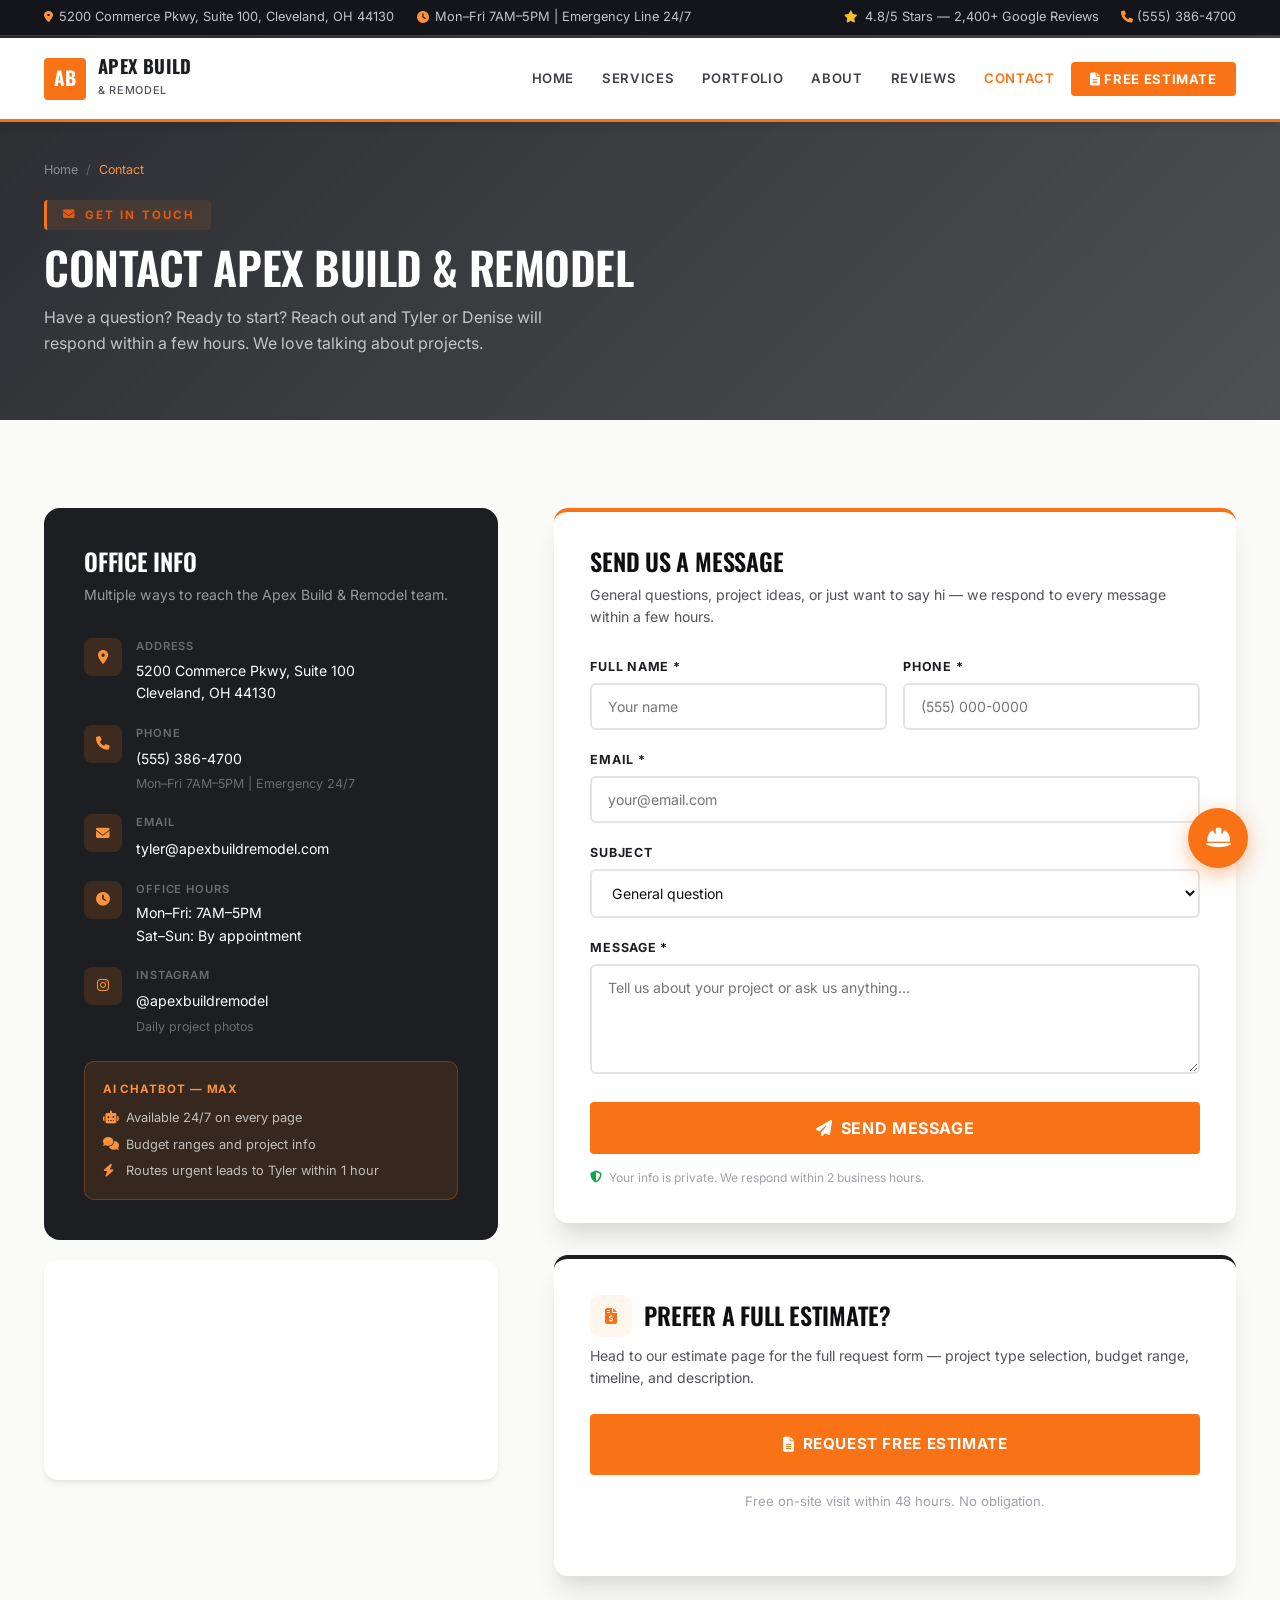
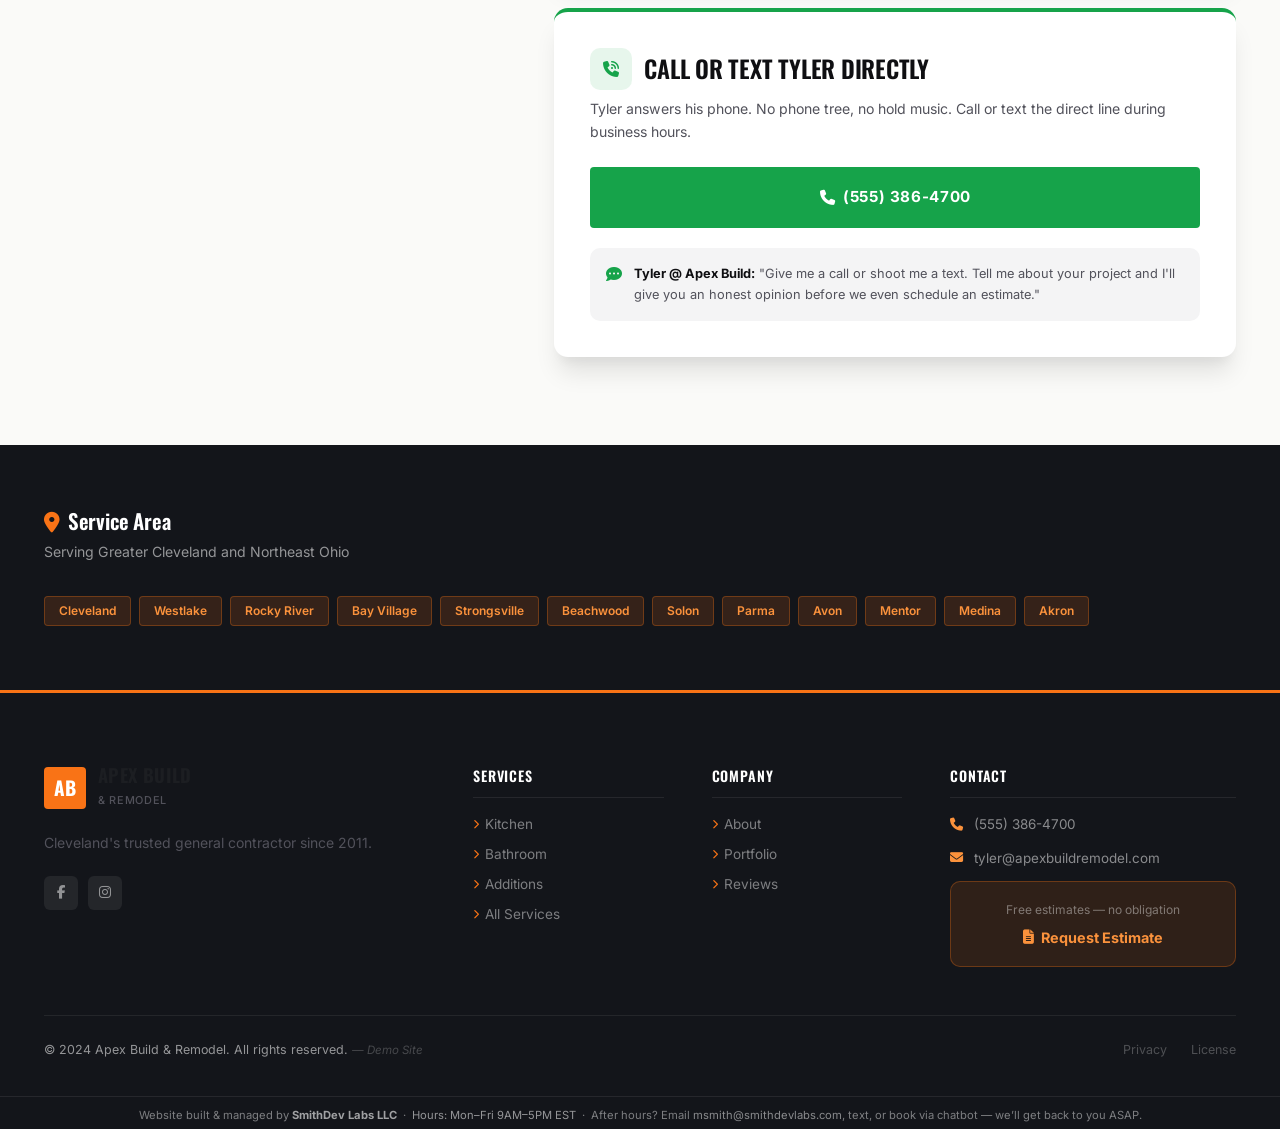
<file: contact.html>
<!DOCTYPE html>
<html lang="en">
<head>
  <meta charset="UTF-8" />
  <meta name="viewport" content="width=device-width, initial-scale=1.0" />
  <title>Contact | Apex Build & Remodel | Cleveland, OH</title>
  <meta name="description" content="Contact Apex Build & Remodel in Cleveland, OH. (555) 386-4700. Office: 5200 Commerce Pkwy, Suite 100, Cleveland, OH 44130. Free estimates within 24 hours." />
  <link rel="stylesheet" href="css/style.css" />
  <link rel="stylesheet" href="https://cdnjs.cloudflare.com/ajax/libs/font-awesome/6.5.0/css/all.min.css" />
  <link rel="preconnect" href="https://fonts.googleapis.com" />
  <link rel="preconnect" href="https://fonts.gstatic.com" crossorigin />
  <link href="https://fonts.googleapis.com/css2?family=Oswald:wght@400;500;600;700&family=Inter:wght@400;500;600;700&display=swap" rel="stylesheet" />
</head>
<body>
  <div class="top-bar"><div class="container"><div class="top-bar-left"><div class="top-bar-item"><i class="fas fa-map-marker-alt"></i><span>5200 Commerce Pkwy, Suite 100, Cleveland, OH 44130</span></div><div class="top-bar-item"><i class="fas fa-clock"></i><span>Mon–Fri 7AM–5PM | Emergency Line 24/7</span></div></div><div class="top-bar-right"><div class="top-bar-item"><i class="fas fa-star" style="color:#fbbf24"></i><span>4.8/5 Stars — 2,400+ Google Reviews</span></div><div class="top-bar-item"><a href="tel:5553864700"><i class="fas fa-phone"></i> (555) 386-4700</a></div></div></div></div>
  <nav class="navbar"><div class="container"><a href="index.html" class="nav-logo"><div class="logo-mark">AB</div><div><div class="logo-text-main">Apex Build</div><span class="logo-text-sub">&amp; Remodel</span></div></a><ul class="nav-links"><li><a href="index.html">Home</a></li><li><a href="services.html">Services</a></li><li><a href="portfolio.html">Portfolio</a></li><li><a href="about.html">About</a></li><li><a href="testimonials.html">Reviews</a></li><li><a href="contact.html" class="active">Contact</a></li><li><a href="estimate.html" class="nav-cta"><i class="fas fa-file-alt"></i> Free Estimate</a></li></ul><button class="mobile-menu-btn" aria-label="Menu"><span></span><span></span><span></span></button></div></nav>

  <div class="page-hero">
    <div class="page-hero-bg" style="background-image:url('https://images.unsplash.com/photo-1504307651254-35680f356dfd?auto=format&fit=crop&w=1920&q=80')"></div>
    <div class="page-hero-overlay"></div>
    <div class="container">
      <div class="breadcrumb"><a href="index.html">Home</a><span class="sep">/</span><span class="current">Contact</span></div>
      <div class="section-label"><i class="fas fa-envelope"></i> Get in Touch</div>
      <h1>Contact Apex Build &amp; Remodel</h1>
      <p>Have a question? Ready to start? Reach out and Tyler or Denise will respond within a few hours. We love talking about projects.</p>
    </div>
  </div>

  <section class="contact-section">
    <div class="container">
      <div class="contact-grid">
        <!-- LEFT SIDEBAR -->
        <div>
          <div class="contact-info-card">
            <h3>Office Info</h3>
            <p>Multiple ways to reach the Apex Build & Remodel team.</p>
            <div class="c-detail"><div class="c-detail-icon"><i class="fas fa-map-marker-alt"></i></div><div><h4>Address</h4><p>5200 Commerce Pkwy, Suite 100<br>Cleveland, OH 44130</p></div></div>
            <div class="c-detail"><div class="c-detail-icon"><i class="fas fa-phone"></i></div><div><h4>Phone</h4><a href="tel:5553864700">(555) 386-4700</a><p style="font-size:0.78rem;color:rgba(255,255,255,0.35);margin-top:0.2rem;">Mon–Fri 7AM–5PM | Emergency 24/7</p></div></div>
            <div class="c-detail"><div class="c-detail-icon"><i class="fas fa-envelope"></i></div><div><h4>Email</h4><a href="mailto:tyler@apexbuildremodel.com">tyler@apexbuildremodel.com</a></div></div>
            <div class="c-detail"><div class="c-detail-icon"><i class="fas fa-clock"></i></div><div><h4>Office Hours</h4><p>Mon–Fri: 7AM–5PM<br>Sat–Sun: By appointment</p></div></div>
            <div class="c-detail"><div class="c-detail-icon"><i class="fab fa-instagram"></i></div><div><h4>Instagram</h4><a href="#">@apexbuildremodel</a><p style="font-size:0.78rem;color:rgba(255,255,255,0.35);margin-top:0.2rem;">Daily project photos</p></div></div>
            <div style="background:rgba(249,115,22,0.12);border:1px solid rgba(249,115,22,0.3);border-radius:10px;padding:1.1rem;margin-top:1.5rem;">
              <h4 style="color:var(--orange-light);font-size:0.72rem;text-transform:uppercase;letter-spacing:0.08em;margin-bottom:0.6rem;font-weight:700;">AI Chatbot — Max</h4>
              <div style="display:flex;gap:0.6rem;align-items:center;font-size:0.8rem;color:rgba(255,255,255,0.7);margin-bottom:0.4rem;"><i class="fas fa-robot" style="color:var(--orange-light);width:14px;"></i> Available 24/7 on every page</div>
              <div style="display:flex;gap:0.6rem;align-items:center;font-size:0.8rem;color:rgba(255,255,255,0.7);margin-bottom:0.4rem;"><i class="fas fa-comments" style="color:var(--orange-light);width:14px;"></i> Budget ranges and project info</div>
              <div style="display:flex;gap:0.6rem;align-items:center;font-size:0.8rem;color:rgba(255,255,255,0.7);"><i class="fas fa-bolt" style="color:var(--orange-light);width:14px;"></i> Routes urgent leads to Tyler within 1 hour</div>
            </div>
          </div>
          <div style="background:white;border-radius:14px;overflow:hidden;margin-top:1.25rem;box-shadow:var(--shadow);">
            <iframe title="Apex Build Office" src="https://www.google.com/maps/embed?pb=!1m18!1m12!1m3!1d2970!2d-81.6944!3d41.4993!2m3!1f0!2f0!3f0!3m2!1i1024!2i768!4f13.1!3m3!1m2!1s0x0%3A0x0!2zNDE!5e0!3m2!1sen!2sus!4v1600000000000!5m2!1sen!2sus" width="100%" height="220" style="border:0;display:block;" loading="lazy" allowfullscreen></iframe>
          </div>
        </div>

        <!-- RIGHT — FORMS -->
        <div class="contact-forms">
          <div class="contact-form-card" style="border-top:4px solid var(--orange);">
            <h3>Send Us a Message</h3>
            <p>General questions, project ideas, or just want to say hi — we respond to every message within a few hours.</p>
            <form id="contactForm">
              <div class="form-row">
                <div class="form-group"><label class="form-label" for="c-name">Full Name *</label><input class="form-input" id="c-name" type="text" placeholder="Your name" required /></div>
                <div class="form-group"><label class="form-label" for="c-phone">Phone *</label><input class="form-input" id="c-phone" type="tel" placeholder="(555) 000-0000" required /></div>
              </div>
              <div class="form-group"><label class="form-label" for="c-email">Email *</label><input class="form-input" id="c-email" type="email" placeholder="your@email.com" required /></div>
              <div class="form-group"><label class="form-label" for="c-subject">Subject</label><select class="form-select" id="c-subject"><option>General question</option><option>Kitchen remodeling inquiry</option><option>Bathroom remodeling inquiry</option><option>Room addition inquiry</option><option>Commercial project</option><option>Roofing / exterior</option><option>New construction</option><option>Scheduling / billing</option></select></div>
              <div class="form-group"><label class="form-label" for="c-msg">Message *</label><textarea class="form-textarea" id="c-msg" placeholder="Tell us about your project or ask us anything..." required></textarea></div>
              <button type="submit" class="btn btn-orange" style="width:100%;justify-content:center;font-size:1rem;padding:1rem;"><i class="fas fa-paper-plane"></i> Send Message</button>
              <p class="form-note"><i class="fas fa-shield-alt"></i> Your info is private. We respond within 2 business hours.</p>
            </form>
          </div>

          <div class="contact-form-card" style="border-top:4px solid var(--charcoal);">
            <div style="display:flex;align-items:center;gap:0.75rem;margin-bottom:0.5rem;"><div style="width:42px;height:42px;background:var(--orange-pale);border-radius:10px;display:flex;align-items:center;justify-content:center;color:var(--orange);"><i class="fas fa-file-invoice-dollar"></i></div><h3 style="margin:0;">Prefer a Full Estimate?</h3></div>
            <p style="margin-bottom:1.5rem;">Head to our estimate page for the full request form — project type selection, budget range, timeline, and description.</p>
            <a href="estimate.html" class="btn btn-orange btn-lg" style="width:100%;justify-content:center;"><i class="fas fa-file-alt"></i> Request Free Estimate</a>
            <p style="margin-top:1rem;font-size:0.82rem;text-align:center;color:var(--gray-400);">Free on-site visit within 48 hours. No obligation.</p>
          </div>

          <div class="contact-form-card" style="border-top:4px solid var(--green);">
            <div style="display:flex;align-items:center;gap:0.75rem;margin-bottom:0.5rem;"><div style="width:42px;height:42px;background:rgba(22,163,74,0.1);border-radius:10px;display:flex;align-items:center;justify-content:center;color:var(--green);"><i class="fas fa-phone-volume"></i></div><h3 style="margin:0;">Call or Text Tyler Directly</h3></div>
            <p style="margin-bottom:1.5rem;">Tyler answers his phone. No phone tree, no hold music. Call or text the direct line during business hours.</p>
            <a href="tel:5553864700" class="btn btn-green btn-lg" style="width:100%;justify-content:center;"><i class="fas fa-phone"></i> (555) 386-4700</a>
            <div style="background:var(--gray-100);border-radius:10px;padding:1rem;margin-top:1.25rem;display:flex;gap:0.75rem;align-items:flex-start;">
              <i class="fas fa-comment-dots" style="color:var(--green);margin-top:0.1rem;"></i>
              <div style="font-size:0.8rem;color:var(--gray-600);line-height:1.6;"><strong style="color:var(--dark);">Tyler @ Apex Build:</strong> "Give me a call or shoot me a text. Tell me about your project and I'll give you an honest opinion before we even schedule an estimate."</div>
            </div>
          </div>
        </div>
      </div>
    </div>
  </section>

  <!-- SERVICE AREA -->
  <div class="service-area-band">
    <div class="container">
      <div class="area-text"><h3><i class="fas fa-map-marker-alt" style="color:var(--orange);margin-right:0.5rem;"></i>Service Area</h3><p>Serving Greater Cleveland and Northeast Ohio</p></div>
      <div class="area-tags"><span class="area-tag">Cleveland</span><span class="area-tag">Westlake</span><span class="area-tag">Rocky River</span><span class="area-tag">Bay Village</span><span class="area-tag">Strongsville</span><span class="area-tag">Beachwood</span><span class="area-tag">Solon</span><span class="area-tag">Parma</span><span class="area-tag">Avon</span><span class="area-tag">Mentor</span><span class="area-tag">Medina</span><span class="area-tag">Akron</span></div>
    </div>
  </div>

  <!-- CONTACT MODAL -->
  <div class="modal-overlay" id="contactModal">
    <div class="modal-card"><div class="modal-icon success"><i class="fas fa-check"></i></div><h3>Message Received!</h3><p>Thanks for reaching out! Tyler or Denise will reply within 2 business hours. If it's urgent, call us directly at (555) 386-4700.</p><div class="sms-preview"><i class="fas fa-mobile-alt"></i><span><strong>Tyler @ Apex Build:</strong> Got your message! I'll follow up shortly. In the meantime, feel free to browse our portfolio. Talk soon! 🏗️</span></div><button class="btn btn-orange" style="width:100%;justify-content:center;" onclick="closeModal('contactModal')">Thanks, Tyler!</button></div>
  </div>

  <footer class="footer"><div class="container"><div class="footer-grid"><div class="footer-brand"><a href="index.html" class="nav-logo"><div class="logo-mark">AB</div><div><div class="logo-text-main">Apex Build</div><span class="logo-text-sub">&amp; Remodel</span></div></a><p>Cleveland's trusted general contractor since 2011.</p><div class="footer-social"><a href="#" class="social-link"><i class="fab fa-facebook-f"></i></a><a href="#" class="social-link"><i class="fab fa-instagram"></i></a></div></div><div class="footer-col"><h4>Services</h4><ul class="footer-links"><li><a href="kitchen.html"><i class="fas fa-chevron-right"></i> Kitchen</a></li><li><a href="bathroom.html"><i class="fas fa-chevron-right"></i> Bathroom</a></li><li><a href="additions.html"><i class="fas fa-chevron-right"></i> Additions</a></li><li><a href="services.html"><i class="fas fa-chevron-right"></i> All Services</a></li></ul></div><div class="footer-col"><h4>Company</h4><ul class="footer-links"><li><a href="about.html"><i class="fas fa-chevron-right"></i> About</a></li><li><a href="portfolio.html"><i class="fas fa-chevron-right"></i> Portfolio</a></li><li><a href="testimonials.html"><i class="fas fa-chevron-right"></i> Reviews</a></li></ul></div><div class="footer-col"><h4>Contact</h4><div class="footer-contact-item"><i class="fas fa-phone"></i><a href="tel:5553864700">(555) 386-4700</a></div><div class="footer-contact-item"><i class="fas fa-envelope"></i><a href="mailto:tyler@apexbuildremodel.com">tyler@apexbuildremodel.com</a></div><div class="footer-cta-box"><p>Free estimates — no obligation</p><a href="estimate.html"><i class="fas fa-file-alt"></i> Request Estimate</a></div></div></div><div class="footer-bottom"><span>© 2024 Apex Build &amp; Remodel. All rights reserved. <em style="font-size:0.72rem;opacity:0.4">— Demo Site</em></span><div class="footer-bottom-links"><a href="#">Privacy</a><a href="#">License</a></div></div></div>  <div style="text-align:center;padding:10px 0 4px;font-size:0.7rem;color:rgba(255,255,255,0.45);border-top:1px solid rgba(255,255,255,0.08);margin-top:12px;">Website built &amp; managed by <strong style="color:rgba(255,255,255,0.6);">SmithDev Labs LLC</strong> &nbsp;&middot;&nbsp; <span style="color:rgba(255,255,255,0.55);">Hours: Mon&ndash;Fri 9AM&ndash;5PM EST</span> &nbsp;&middot;&nbsp; After hours? Email <a href="mailto:msmith@smithdevlabs.com" style="color:rgba(255,255,255,0.5);">msmith@smithdevlabs.com</a>, text, or book via chatbot &mdash; we&rsquo;ll get back to you ASAP.</div>
</footer>

  <button class="chatbot-toggle" aria-label="Chat with Max AI"><i class="fas fa-hard-hat"></i><span class="chatbot-badge" style="display:none">1</span></button>
  <div class="chatbot-window"><div class="chatbot-header"><div class="chatbot-avatar">AB</div><div class="chatbot-header-info"><h4>Max — Estimate Assistant</h4><p><span class="online-dot"></span>Apex Build &amp; Remodel</p></div><button class="chatbot-close"><i class="fas fa-times"></i></button></div><div class="chatbot-messages"></div><div class="chatbot-quick-replies"></div><div class="chatbot-input-area"><input class="chatbot-input" type="text" placeholder="Ask us anything..." /><button class="chatbot-send"><i class="fas fa-paper-plane"></i></button></div></div>
  <script src="js/main.js"></script>
</body>
</html>
</file>
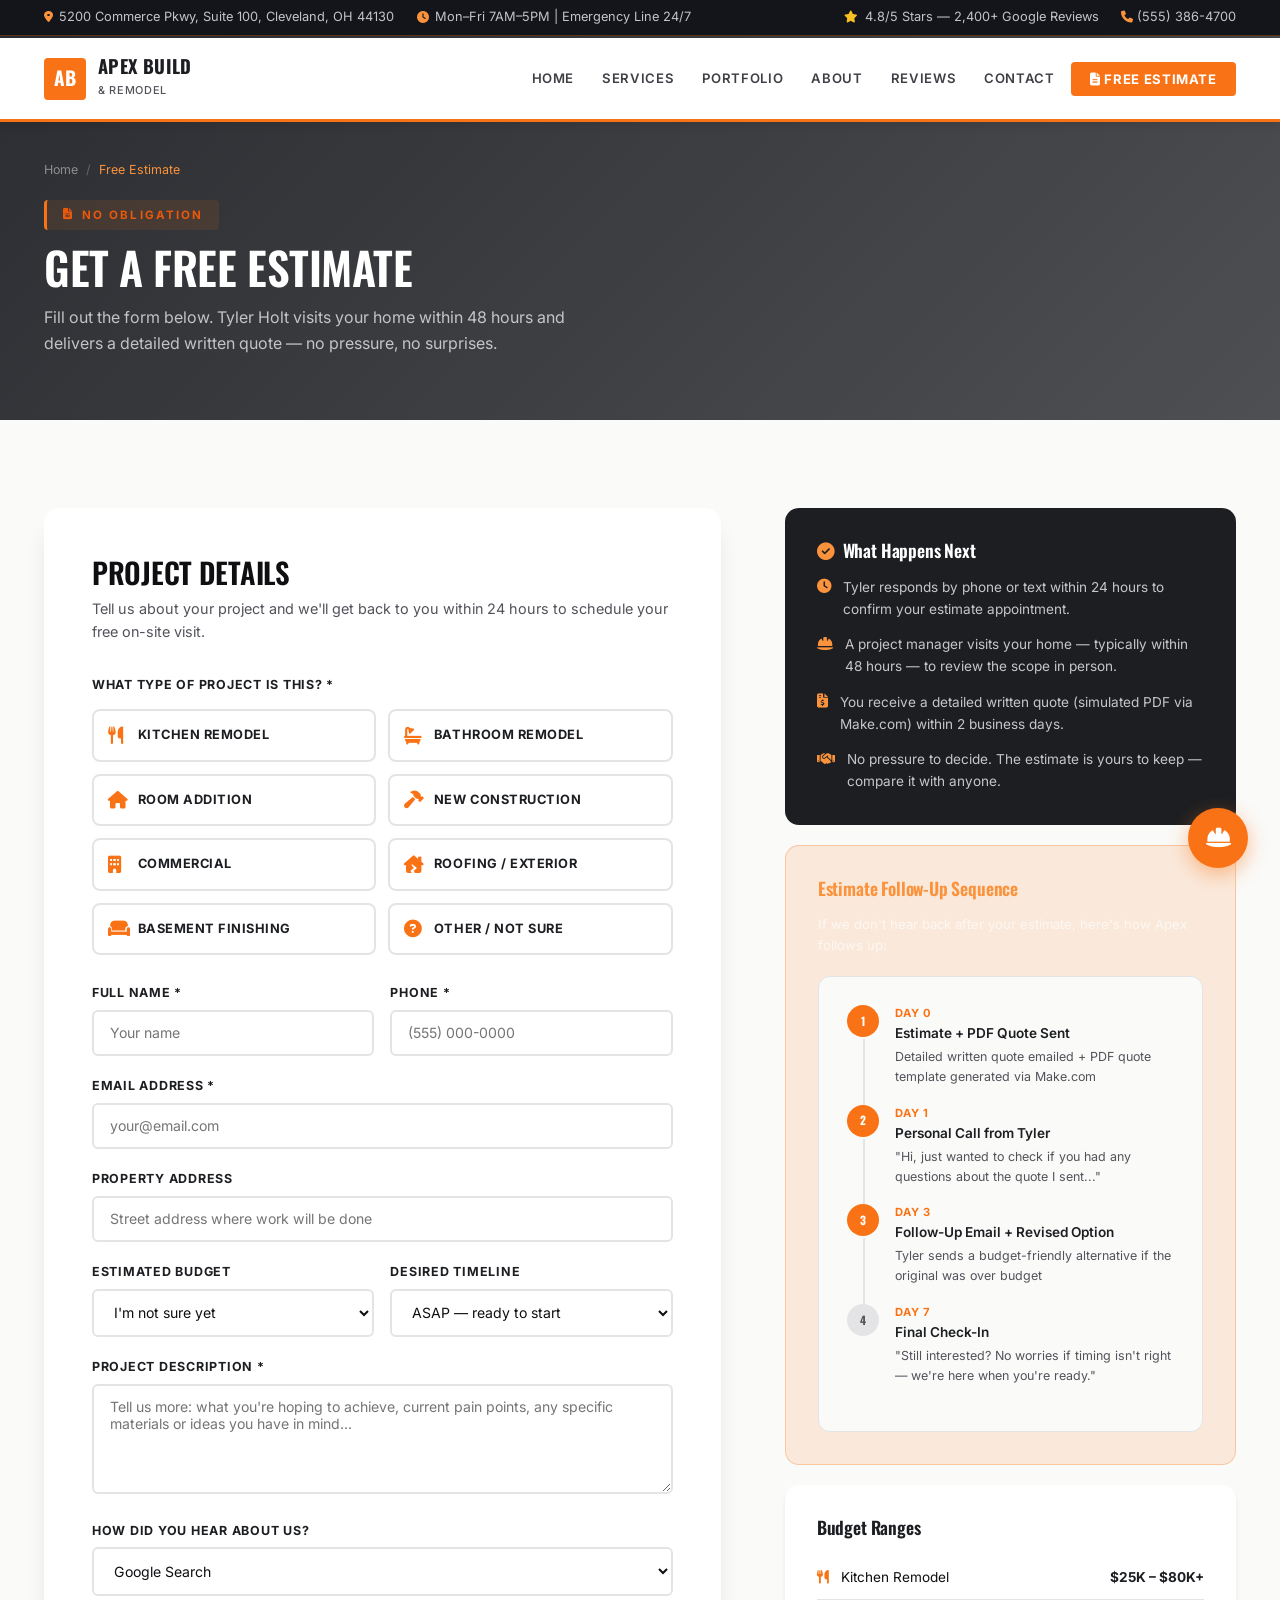
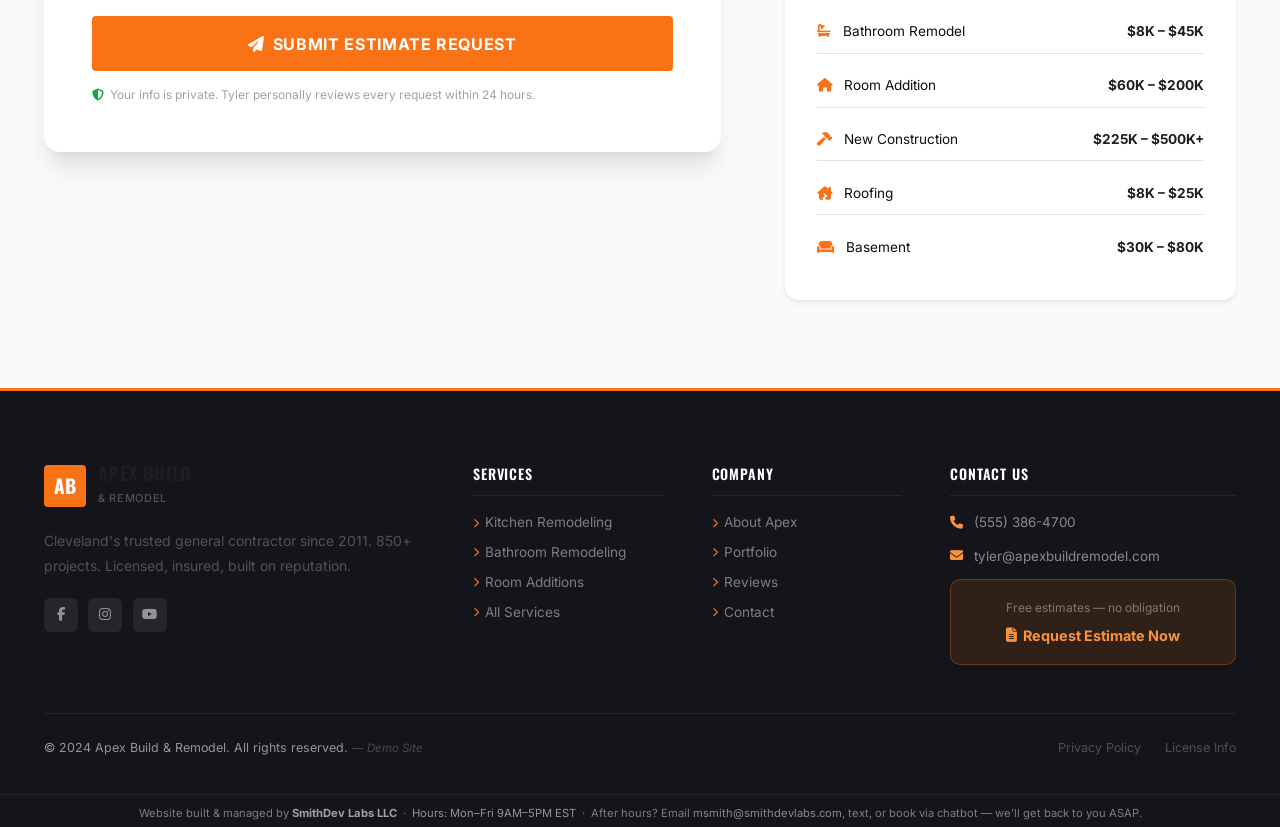
<file: estimate.html>
<!DOCTYPE html>
<html lang="en">
<head>
  <meta charset="UTF-8" />
  <meta name="viewport" content="width=device-width, initial-scale=1.0" />
  <title>Free Estimate | Apex Build & Remodel | Cleveland, OH</title>
  <meta name="description" content="Request a free on-site estimate from Apex Build & Remodel. Tyler Holt responds within 24 hours. Kitchen, bathroom, additions, roofing, and commercial projects." />
  <link rel="stylesheet" href="css/style.css" />
  <link rel="stylesheet" href="https://cdnjs.cloudflare.com/ajax/libs/font-awesome/6.5.0/css/all.min.css" />
  <link rel="preconnect" href="https://fonts.googleapis.com" />
  <link rel="preconnect" href="https://fonts.gstatic.com" crossorigin />
  <link href="https://fonts.googleapis.com/css2?family=Oswald:wght@400;500;600;700&family=Inter:wght@400;500;600;700&display=swap" rel="stylesheet" />
</head>
<body>

  <div class="top-bar">
    <div class="container">
      <div class="top-bar-left">
        <div class="top-bar-item"><i class="fas fa-map-marker-alt"></i><span>5200 Commerce Pkwy, Suite 100, Cleveland, OH 44130</span></div>
        <div class="top-bar-item"><i class="fas fa-clock"></i><span>Mon–Fri 7AM–5PM | Emergency Line 24/7</span></div>
      </div>
      <div class="top-bar-right">
        <div class="top-bar-item"><i class="fas fa-star" style="color:#fbbf24"></i><span>4.8/5 Stars — 2,400+ Google Reviews</span></div>
        <div class="top-bar-item"><a href="tel:5553864700"><i class="fas fa-phone"></i> (555) 386-4700</a></div>
      </div>
    </div>
  </div>

  <nav class="navbar">
    <div class="container">
      <a href="index.html" class="nav-logo"><div class="logo-mark">AB</div><div><div class="logo-text-main">Apex Build</div><span class="logo-text-sub">&amp; Remodel</span></div></a>
      <ul class="nav-links">
        <li><a href="index.html">Home</a></li>
        <li><a href="services.html">Services</a></li>
        <li><a href="portfolio.html">Portfolio</a></li>
        <li><a href="about.html">About</a></li>
        <li><a href="testimonials.html">Reviews</a></li>
        <li><a href="contact.html">Contact</a></li>
        <li><a href="estimate.html" class="nav-cta active"><i class="fas fa-file-alt"></i> Free Estimate</a></li>
      </ul>
      <button class="mobile-menu-btn" aria-label="Menu"><span></span><span></span><span></span></button>
    </div>
  </nav>

  <div class="page-hero">
    <div class="page-hero-bg" style="background-image:url('https://images.unsplash.com/photo-1504307651254-35680f356dfd?auto=format&fit=crop&w=1920&q=80')"></div>
    <div class="page-hero-overlay"></div>
    <div class="container">
      <div class="breadcrumb"><a href="index.html">Home</a><span class="sep">/</span><span class="current">Free Estimate</span></div>
      <div class="section-label"><i class="fas fa-file-alt"></i> No Obligation</div>
      <h1>Get a Free Estimate</h1>
      <p>Fill out the form below. Tyler Holt visits your home within 48 hours and delivers a detailed written quote — no pressure, no surprises.</p>
    </div>
  </div>

  <section class="estimate-section">
    <div class="container">
      <div class="estimate-grid">

        <!-- ESTIMATE FORM -->
        <div class="estimate-form-card">
          <h2>Project Details</h2>
          <p>Tell us about your project and we'll get back to you within 24 hours to schedule your free on-site visit.</p>

          <form id="estimateForm">
            <div style="margin-bottom:1.75rem;">
              <div class="form-label" style="margin-bottom:0.875rem;">What type of project is this? *</div>
              <input type="hidden" id="project-type-hidden" value="" />
              <div class="project-type-grid">
                <div class="project-type-card" data-type="Kitchen Remodel"><i class="fas fa-utensils"></i><span>Kitchen Remodel</span></div>
                <div class="project-type-card" data-type="Bathroom Remodel"><i class="fas fa-bath"></i><span>Bathroom Remodel</span></div>
                <div class="project-type-card" data-type="Room Addition"><i class="fas fa-home"></i><span>Room Addition</span></div>
                <div class="project-type-card" data-type="New Construction"><i class="fas fa-hammer"></i><span>New Construction</span></div>
                <div class="project-type-card" data-type="Commercial"><i class="fas fa-building"></i><span>Commercial</span></div>
                <div class="project-type-card" data-type="Roofing / Exterior"><i class="fas fa-house-damage"></i><span>Roofing / Exterior</span></div>
                <div class="project-type-card" data-type="Basement Finishing"><i class="fas fa-couch"></i><span>Basement Finishing</span></div>
                <div class="project-type-card" data-type="Other / Not Sure"><i class="fas fa-question-circle"></i><span>Other / Not Sure</span></div>
              </div>
            </div>

            <div class="form-row">
              <div class="form-group">
                <label class="form-label" for="est-name">Full Name *</label>
                <input class="form-input" id="est-name" type="text" placeholder="Your name" required />
              </div>
              <div class="form-group">
                <label class="form-label" for="est-phone">Phone *</label>
                <input class="form-input" id="est-phone" type="tel" placeholder="(555) 000-0000" required />
              </div>
            </div>
            <div class="form-group">
              <label class="form-label" for="est-email">Email Address *</label>
              <input class="form-input" id="est-email" type="email" placeholder="your@email.com" required />
            </div>
            <div class="form-group">
              <label class="form-label" for="est-address">Property Address</label>
              <input class="form-input" id="est-address" type="text" placeholder="Street address where work will be done" />
            </div>
            <div class="form-row">
              <div class="form-group">
                <label class="form-label" for="est-budget">Estimated Budget</label>
                <select class="form-select" id="est-budget">
                  <option value="">I'm not sure yet</option>
                  <option>Under $15,000</option>
                  <option>$15,000 – $30,000</option>
                  <option>$30,000 – $60,000</option>
                  <option>$60,000 – $100,000</option>
                  <option>$100,000 – $250,000</option>
                  <option>$250,000+</option>
                </select>
              </div>
              <div class="form-group">
                <label class="form-label" for="est-timeline">Desired Timeline</label>
                <select class="form-select" id="est-timeline">
                  <option>ASAP — ready to start</option>
                  <option>1–3 months</option>
                  <option>3–6 months</option>
                  <option>6–12 months</option>
                  <option>Just planning ahead</option>
                </select>
              </div>
            </div>
            <div class="form-group">
              <label class="form-label" for="est-desc">Project Description *</label>
              <textarea class="form-textarea" id="est-desc" placeholder="Tell us more: what you're hoping to achieve, current pain points, any specific materials or ideas you have in mind..." required></textarea>
            </div>
            <div class="form-group">
              <label class="form-label" for="est-how">How Did You Hear About Us?</label>
              <select class="form-select" id="est-how">
                <option>Google Search</option>
                <option>Google Reviews</option>
                <option>Friend / Neighbor Referral</option>
                <option>Facebook</option>
                <option>Instagram</option>
                <option>Nextdoor</option>
                <option>Drive By / Yard Sign</option>
                <option>Other</option>
              </select>
            </div>
            <button type="submit" class="btn btn-orange" style="width:100%;justify-content:center;font-size:1rem;padding:1.1rem;">
              <i class="fas fa-paper-plane"></i> Submit Estimate Request
            </button>
            <p class="form-note"><i class="fas fa-shield-alt"></i> Your info is private. Tyler personally reviews every request within 24 hours.</p>
          </form>
        </div>

        <!-- SIDEBAR -->
        <div class="estimate-sidebar">
          <div class="est-sidebar-card">
            <h3><i class="fas fa-check-circle" style="color:var(--orange-light);margin-right:0.5rem;"></i>What Happens Next</h3>
            <div class="est-feature"><i class="fas fa-clock"></i><span>Tyler responds by phone or text within 24 hours to confirm your estimate appointment.</span></div>
            <div class="est-feature"><i class="fas fa-hard-hat"></i><span>A project manager visits your home — typically within 48 hours — to review the scope in person.</span></div>
            <div class="est-feature"><i class="fas fa-file-invoice-dollar"></i><span>You receive a detailed written quote (simulated PDF via Make.com) within 2 business days.</span></div>
            <div class="est-feature"><i class="fas fa-handshake"></i><span>No pressure to decide. The estimate is yours to keep — compare it with anyone.</span></div>
          </div>

          <div class="est-sidebar-card" style="background:rgba(249,115,22,0.12);border:1px solid rgba(249,115,22,0.3);">
            <h3 style="color:var(--orange-light);">Estimate Follow-Up Sequence</h3>
            <p style="color:rgba(255,255,255,0.65);font-size:0.82rem;margin-bottom:1.25rem;">If we don't hear back after your estimate, here's how Apex follows up:</p>
            <div class="followup-seq">
              <div class="fseq-item">
                <div class="fseq-dot">1</div>
                <div class="fseq-content"><div class="fseq-time">Day 0</div><h5>Estimate + PDF Quote Sent</h5><p>Detailed written quote emailed + PDF quote template generated via Make.com</p></div>
              </div>
              <div class="fseq-item">
                <div class="fseq-dot">2</div>
                <div class="fseq-content"><div class="fseq-time">Day 1</div><h5>Personal Call from Tyler</h5><p>"Hi, just wanted to check if you had any questions about the quote I sent..."</p></div>
              </div>
              <div class="fseq-item">
                <div class="fseq-dot">3</div>
                <div class="fseq-content"><div class="fseq-time">Day 3</div><h5>Follow-Up Email + Revised Option</h5><p>Tyler sends a budget-friendly alternative if the original was over budget</p></div>
              </div>
              <div class="fseq-item">
                <div class="fseq-dot gray">4</div>
                <div class="fseq-content"><div class="fseq-time">Day 7</div><h5>Final Check-In</h5><p>"Still interested? No worries if timing isn't right — we're here when you're ready."</p></div>
              </div>
            </div>
          </div>

          <div class="est-process">
            <h3>Budget Ranges</h3>
            <div style="display:flex;flex-direction:column;gap:0.75rem;margin-top:0.5rem;">
              <div style="display:flex;justify-content:space-between;align-items:center;padding:0.6rem 0;border-bottom:1px solid var(--gray-200);font-size:0.85rem;">
                <span><i class="fas fa-utensils" style="color:var(--orange);margin-right:0.5rem;"></i> Kitchen Remodel</span>
                <strong style="color:var(--charcoal);">$25K – $80K+</strong>
              </div>
              <div style="display:flex;justify-content:space-between;align-items:center;padding:0.6rem 0;border-bottom:1px solid var(--gray-200);font-size:0.85rem;">
                <span><i class="fas fa-bath" style="color:var(--orange);margin-right:0.5rem;"></i> Bathroom Remodel</span>
                <strong style="color:var(--charcoal);">$8K – $45K</strong>
              </div>
              <div style="display:flex;justify-content:space-between;align-items:center;padding:0.6rem 0;border-bottom:1px solid var(--gray-200);font-size:0.85rem;">
                <span><i class="fas fa-home" style="color:var(--orange);margin-right:0.5rem;"></i> Room Addition</span>
                <strong style="color:var(--charcoal);">$60K – $200K</strong>
              </div>
              <div style="display:flex;justify-content:space-between;align-items:center;padding:0.6rem 0;border-bottom:1px solid var(--gray-200);font-size:0.85rem;">
                <span><i class="fas fa-hammer" style="color:var(--orange);margin-right:0.5rem;"></i> New Construction</span>
                <strong style="color:var(--charcoal);">$225K – $500K+</strong>
              </div>
              <div style="display:flex;justify-content:space-between;align-items:center;padding:0.6rem 0;border-bottom:1px solid var(--gray-200);font-size:0.85rem;">
                <span><i class="fas fa-house-damage" style="color:var(--orange);margin-right:0.5rem;"></i> Roofing</span>
                <strong style="color:var(--charcoal);">$8K – $25K</strong>
              </div>
              <div style="display:flex;justify-content:space-between;align-items:center;padding:0.6rem 0;font-size:0.85rem;">
                <span><i class="fas fa-couch" style="color:var(--orange);margin-right:0.5rem;"></i> Basement</span>
                <strong style="color:var(--charcoal);">$30K – $80K</strong>
              </div>
            </div>
          </div>
        </div>
      </div>
    </div>
  </section>

  <!-- ESTIMATE CONFIRMATION MODAL -->
  <div class="modal-overlay" id="estimateModal">
    <div class="modal-card">
      <div class="modal-icon success"><i class="fas fa-check"></i></div>
      <h3>Estimate Request Received!</h3>
      <p>Thanks, <strong id="conf-est-name">Friend</strong>! Your <strong id="conf-est-project">project</strong> estimate request is in. Tyler will call or text you within 24 hours.</p>
      <div class="modal-box">
        <h4>What Happens Now</h4>
        <div class="conf-row"><i class="fas fa-phone"></i><span>Tyler calls you within 24 hours to schedule your free on-site visit</span></div>
        <div class="conf-row"><i class="fas fa-file-invoice-dollar"></i><span>Detailed written quote + PDF template sent within 48 hrs of visit</span></div>
        <div class="conf-row"><i class="fas fa-dollar-sign"></i><span>Budget noted: <strong id="conf-est-budget">See quote</strong></span></div>
      </div>
      <div class="seq-list">
        <h4>Your Estimate Follow-Up Sequence</h4>
        <div class="seq-item"><div class="seq-dot"></div><span>PDF quote emailed + Make.com confirmation</span><span class="stime">Day 0</span></div>
        <div class="seq-item"><div class="seq-dot"></div><span>Personal call from Tyler Holt</span><span class="stime">Day 1</span></div>
        <div class="seq-item"><div class="seq-dot"></div><span>Follow-up email with budget options</span><span class="stime">Day 3</span></div>
        <div class="seq-item"><div class="seq-dot"></div><span>Final check-in — no pressure</span><span class="stime">Day 7</span></div>
      </div>
      <div class="sms-preview">
        <i class="fas fa-mobile-alt"></i>
        <span><strong>Tyler @ Apex Build:</strong> Hi! Got your estimate request. I'll call tomorrow to set up a time to come see the project. Looking forward to it! 🏗️</span>
      </div>
      <button class="btn btn-orange" style="width:100%;justify-content:center;" onclick="closeModal('estimateModal')">Perfect — Talk Soon!</button>
    </div>
  </div>

  <footer class="footer">
    <div class="container">
      <div class="footer-grid">
        <div class="footer-brand"><a href="index.html" class="nav-logo"><div class="logo-mark">AB</div><div><div class="logo-text-main">Apex Build</div><span class="logo-text-sub">&amp; Remodel</span></div></a><p>Cleveland's trusted general contractor since 2011. 850+ projects. Licensed, insured, built on reputation.</p><div class="footer-social"><a href="#" class="social-link"><i class="fab fa-facebook-f"></i></a><a href="#" class="social-link"><i class="fab fa-instagram"></i></a><a href="#" class="social-link"><i class="fab fa-youtube"></i></a></div></div>
        <div class="footer-col"><h4>Services</h4><ul class="footer-links"><li><a href="kitchen.html"><i class="fas fa-chevron-right"></i> Kitchen Remodeling</a></li><li><a href="bathroom.html"><i class="fas fa-chevron-right"></i> Bathroom Remodeling</a></li><li><a href="additions.html"><i class="fas fa-chevron-right"></i> Room Additions</a></li><li><a href="services.html"><i class="fas fa-chevron-right"></i> All Services</a></li></ul></div>
        <div class="footer-col"><h4>Company</h4><ul class="footer-links"><li><a href="about.html"><i class="fas fa-chevron-right"></i> About Apex</a></li><li><a href="portfolio.html"><i class="fas fa-chevron-right"></i> Portfolio</a></li><li><a href="testimonials.html"><i class="fas fa-chevron-right"></i> Reviews</a></li><li><a href="contact.html"><i class="fas fa-chevron-right"></i> Contact</a></li></ul></div>
        <div class="footer-col"><h4>Contact Us</h4><div class="footer-contact-item"><i class="fas fa-phone"></i><a href="tel:5553864700">(555) 386-4700</a></div><div class="footer-contact-item"><i class="fas fa-envelope"></i><a href="mailto:tyler@apexbuildremodel.com">tyler@apexbuildremodel.com</a></div><div class="footer-cta-box"><p>Free estimates — no obligation</p><a href="estimate.html"><i class="fas fa-file-alt"></i> Request Estimate Now</a></div></div>
      </div>
      <div class="footer-bottom"><span>© 2024 Apex Build &amp; Remodel. All rights reserved. <em style="font-size:0.72rem;opacity:0.4">— Demo Site</em></span><div class="footer-bottom-links"><a href="#">Privacy Policy</a><a href="#">License Info</a></div></div>
    </div>
    <div style="text-align:center;padding:10px 0 4px;font-size:0.7rem;color:rgba(255,255,255,0.45);border-top:1px solid rgba(255,255,255,0.08);margin-top:12px;">Website built &amp; managed by <strong style="color:rgba(255,255,255,0.6);">SmithDev Labs LLC</strong> &nbsp;&middot;&nbsp; <span style="color:rgba(255,255,255,0.55);">Hours: Mon&ndash;Fri 9AM&ndash;5PM EST</span> &nbsp;&middot;&nbsp; After hours? Email <a href="mailto:msmith@smithdevlabs.com" style="color:rgba(255,255,255,0.5);">msmith@smithdevlabs.com</a>, text, or book via chatbot &mdash; we&rsquo;ll get back to you ASAP.</div>
</footer>

  <button class="chatbot-toggle" aria-label="Chat with Max AI"><i class="fas fa-hard-hat"></i><span class="chatbot-badge" style="display:none">1</span></button>
  <div class="chatbot-window">
    <div class="chatbot-header"><div class="chatbot-avatar">AB</div><div class="chatbot-header-info"><h4>Max — Estimate Assistant</h4><p><span class="online-dot"></span>Apex Build &amp; Remodel</p></div><button class="chatbot-close"><i class="fas fa-times"></i></button></div>
    <div class="chatbot-messages"></div>
    <div class="chatbot-quick-replies"></div>
    <div class="chatbot-input-area"><input class="chatbot-input" type="text" placeholder="Ask about pricing or project details..." /><button class="chatbot-send"><i class="fas fa-paper-plane"></i></button></div>
  </div>
  <script src="js/main.js"></script>
</body>
</html>
</file>
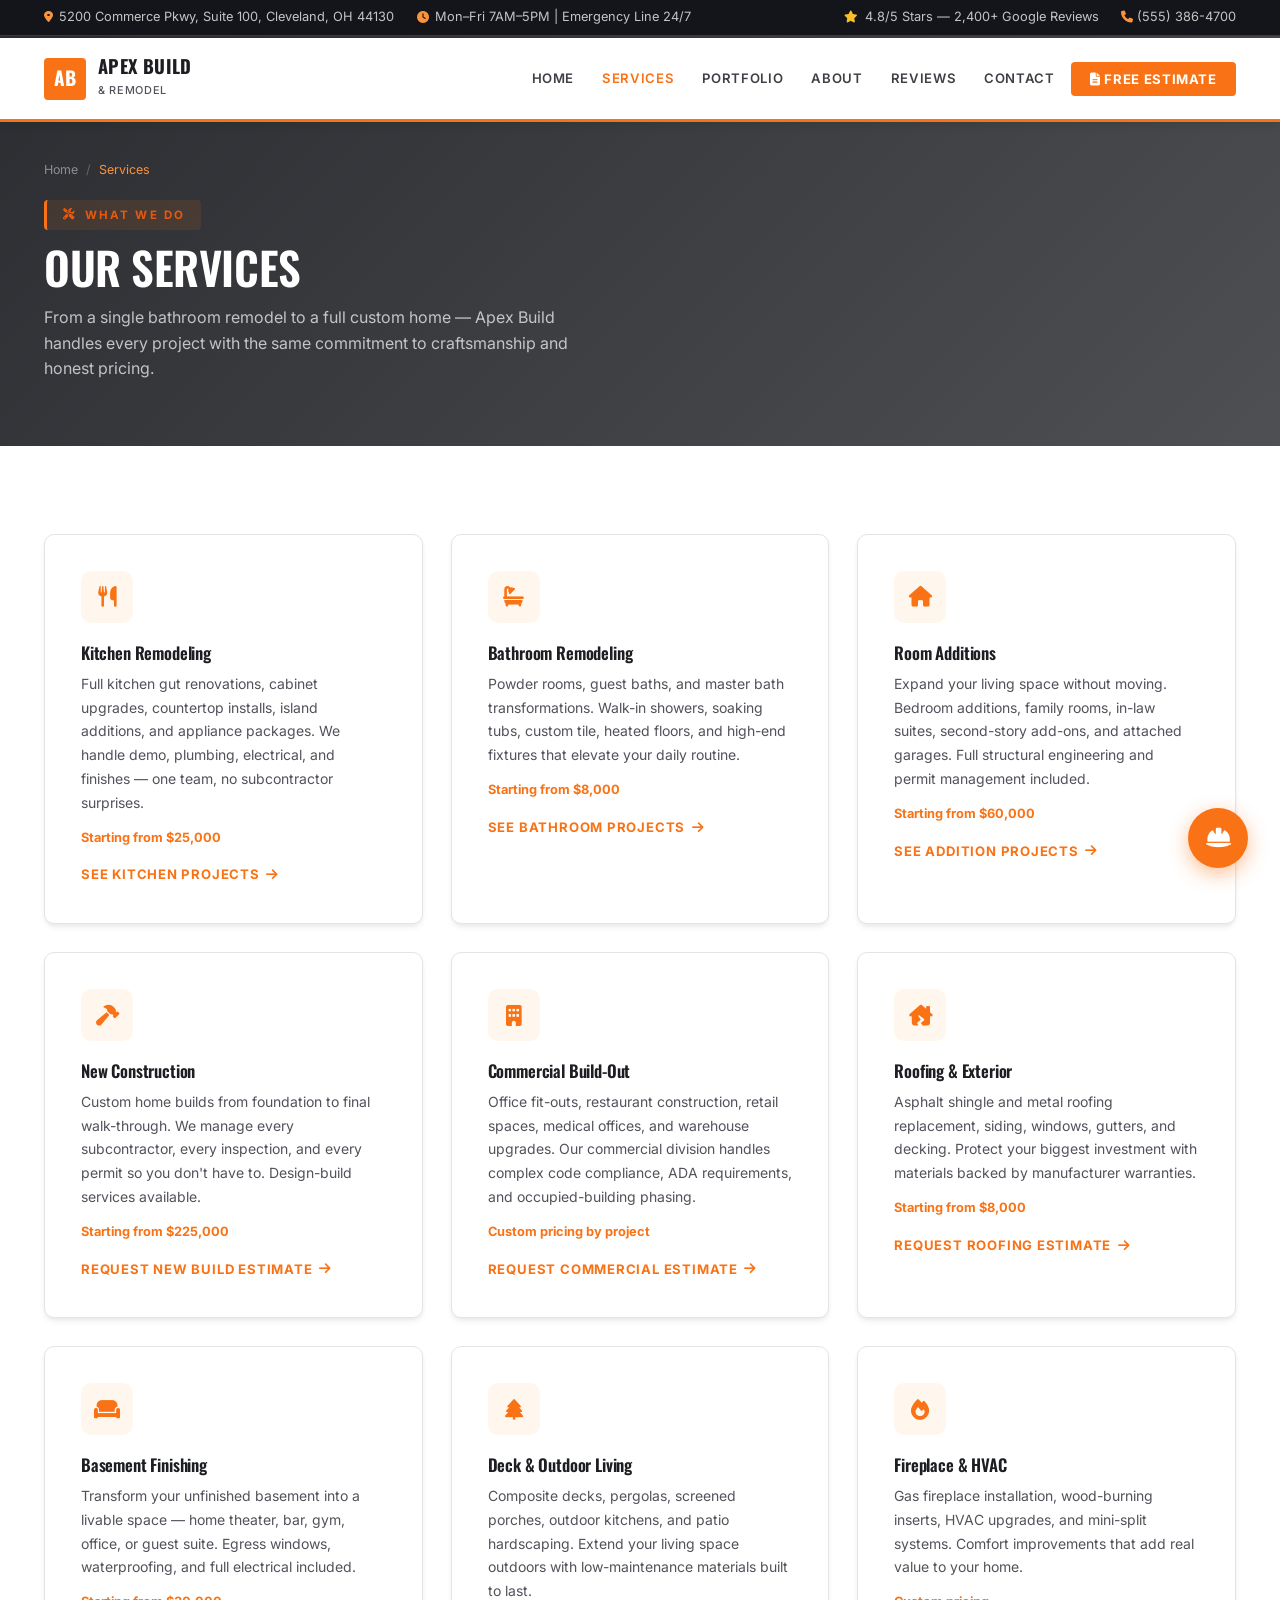
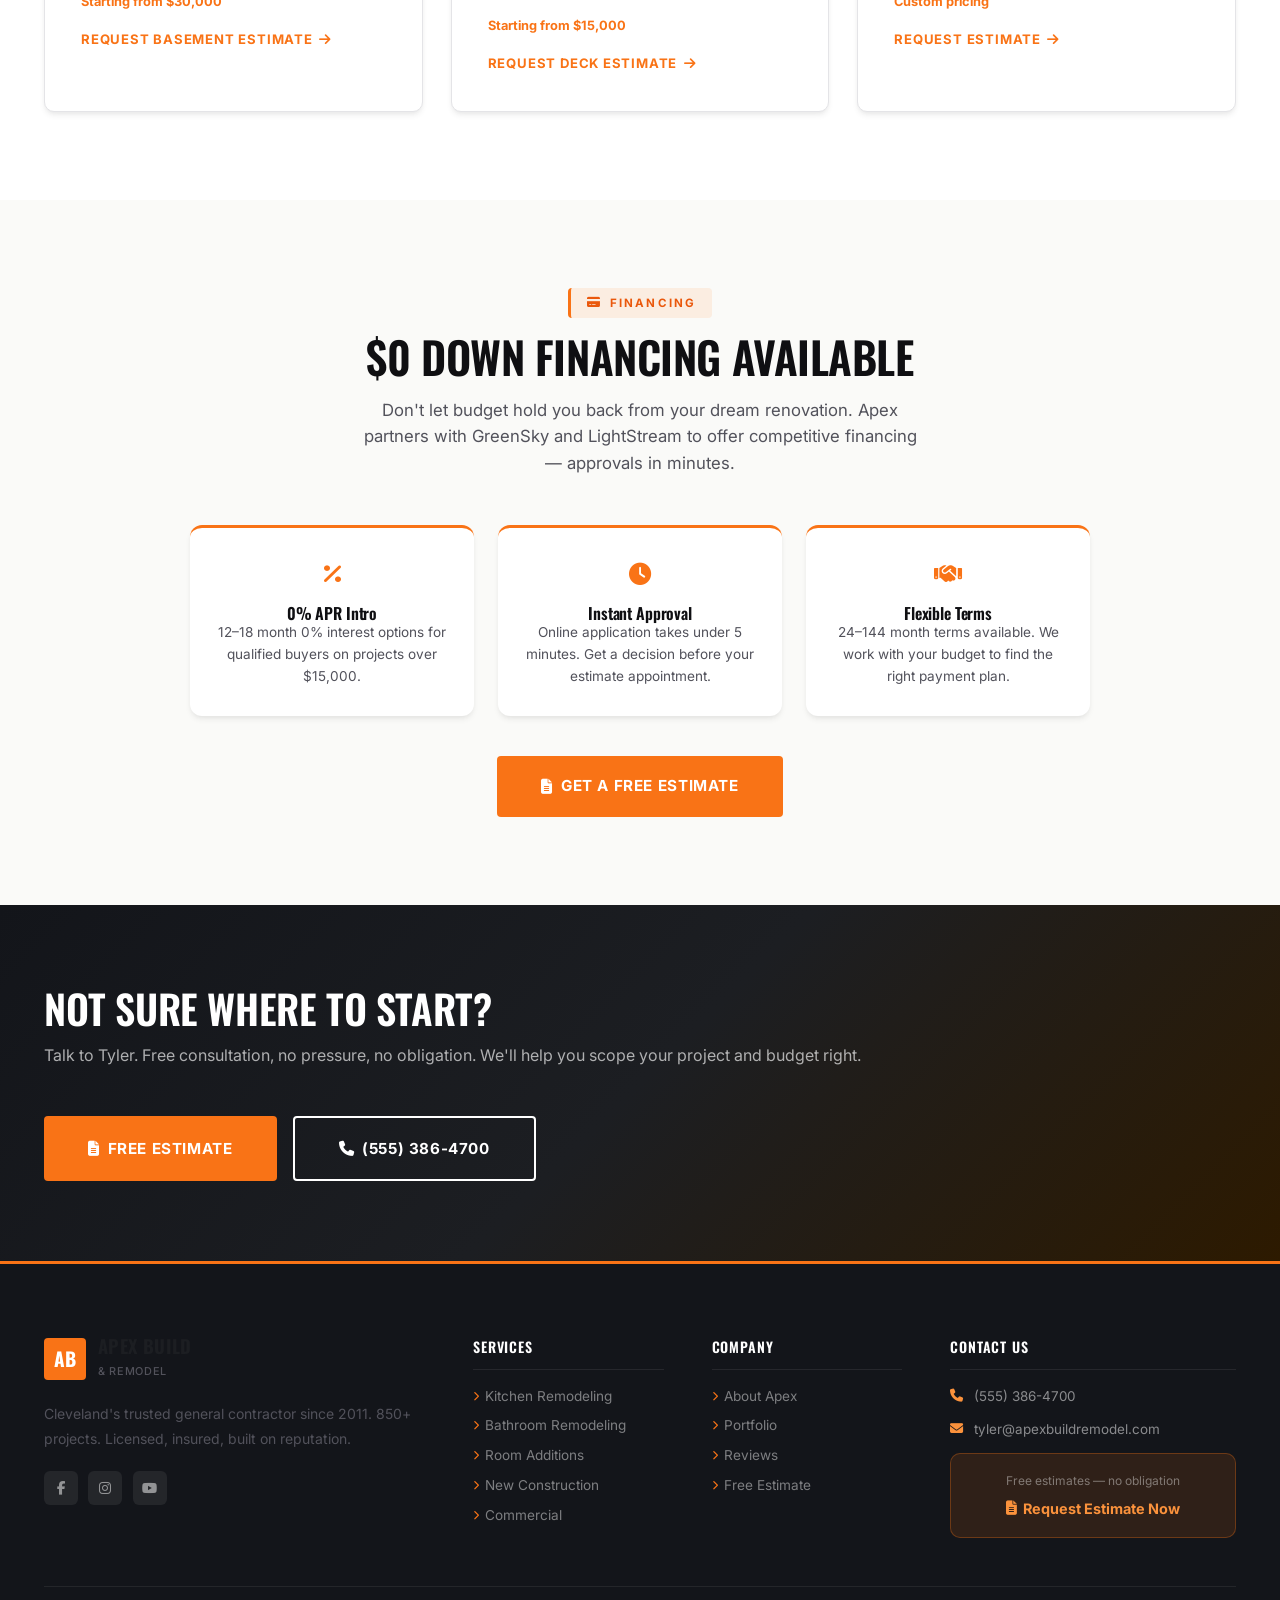
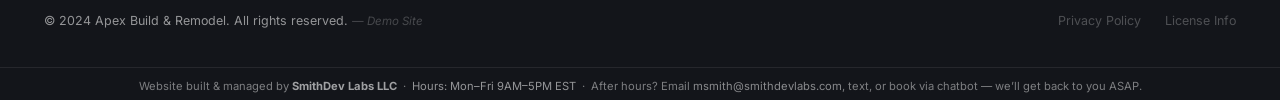
<file: services.html>
<!DOCTYPE html>
<html lang="en">
<head>
  <meta charset="UTF-8" />
  <meta name="viewport" content="width=device-width, initial-scale=1.0" />
  <title>Services | Apex Build & Remodel | Cleveland, OH</title>
  <meta name="description" content="Apex Build & Remodel offers kitchen remodeling, bathroom renovation, room additions, new construction, commercial build-outs, and exterior work across Northeast Ohio." />
  <link rel="stylesheet" href="css/style.css" />
  <link rel="stylesheet" href="https://cdnjs.cloudflare.com/ajax/libs/font-awesome/6.5.0/css/all.min.css" />
  <link rel="preconnect" href="https://fonts.googleapis.com" />
  <link rel="preconnect" href="https://fonts.gstatic.com" crossorigin />
  <link href="https://fonts.googleapis.com/css2?family=Oswald:wght@400;500;600;700&family=Inter:wght@400;500;600;700&display=swap" rel="stylesheet" />
</head>
<body>

  <div class="top-bar">
    <div class="container">
      <div class="top-bar-left">
        <div class="top-bar-item"><i class="fas fa-map-marker-alt"></i><span>5200 Commerce Pkwy, Suite 100, Cleveland, OH 44130</span></div>
        <div class="top-bar-item"><i class="fas fa-clock"></i><span>Mon–Fri 7AM–5PM | Emergency Line 24/7</span></div>
      </div>
      <div class="top-bar-right">
        <div class="top-bar-item"><i class="fas fa-star" style="color:#fbbf24"></i><span>4.8/5 Stars — 2,400+ Google Reviews</span></div>
        <div class="top-bar-item"><a href="tel:5553864700"><i class="fas fa-phone"></i> (555) 386-4700</a></div>
      </div>
    </div>
  </div>

  <nav class="navbar">
    <div class="container">
      <a href="index.html" class="nav-logo"><div class="logo-mark">AB</div><div><div class="logo-text-main">Apex Build</div><span class="logo-text-sub">&amp; Remodel</span></div></a>
      <ul class="nav-links">
        <li><a href="index.html">Home</a></li>
        <li><a href="services.html" class="active">Services</a></li>
        <li><a href="portfolio.html">Portfolio</a></li>
        <li><a href="about.html">About</a></li>
        <li><a href="testimonials.html">Reviews</a></li>
        <li><a href="contact.html">Contact</a></li>
        <li><a href="estimate.html" class="nav-cta"><i class="fas fa-file-alt"></i> Free Estimate</a></li>
      </ul>
      <button class="mobile-menu-btn" aria-label="Menu"><span></span><span></span><span></span></button>
    </div>
  </nav>

  <div class="page-hero">
    <div class="page-hero-bg" style="background-image:url('https://images.unsplash.com/photo-1504307651254-35680f356dfd?auto=format&fit=crop&w=1920&q=80')"></div>
    <div class="page-hero-overlay"></div>
    <div class="container">
      <div class="breadcrumb"><a href="index.html">Home</a><span class="sep">/</span><span class="current">Services</span></div>
      <div class="section-label"><i class="fas fa-tools"></i> What We Do</div>
      <h1>Our Services</h1>
      <p>From a single bathroom remodel to a full custom home — Apex Build handles every project with the same commitment to craftsmanship and honest pricing.</p>
    </div>
  </div>

  <!-- ALL SERVICES -->
  <section>
    <div class="container">
      <div class="services-grid">
        <div class="service-card">
          <div class="service-icon"><i class="fas fa-utensils"></i></div>
          <h3>Kitchen Remodeling</h3>
          <p>Full kitchen gut renovations, cabinet upgrades, countertop installs, island additions, and appliance packages. We handle demo, plumbing, electrical, and finishes — one team, no subcontractor surprises.</p>
          <p style="margin-top:0.75rem;font-size:0.8rem;font-weight:700;color:var(--orange);">Starting from $25,000</p>
          <a href="kitchen.html" class="card-link">See Kitchen Projects <i class="fas fa-arrow-right"></i></a>
        </div>
        <div class="service-card">
          <div class="service-icon"><i class="fas fa-bath"></i></div>
          <h3>Bathroom Remodeling</h3>
          <p>Powder rooms, guest baths, and master bath transformations. Walk-in showers, soaking tubs, custom tile, heated floors, and high-end fixtures that elevate your daily routine.</p>
          <p style="margin-top:0.75rem;font-size:0.8rem;font-weight:700;color:var(--orange);">Starting from $8,000</p>
          <a href="bathroom.html" class="card-link">See Bathroom Projects <i class="fas fa-arrow-right"></i></a>
        </div>
        <div class="service-card">
          <div class="service-icon"><i class="fas fa-home"></i></div>
          <h3>Room Additions</h3>
          <p>Expand your living space without moving. Bedroom additions, family rooms, in-law suites, second-story add-ons, and attached garages. Full structural engineering and permit management included.</p>
          <p style="margin-top:0.75rem;font-size:0.8rem;font-weight:700;color:var(--orange);">Starting from $60,000</p>
          <a href="additions.html" class="card-link">See Addition Projects <i class="fas fa-arrow-right"></i></a>
        </div>
        <div class="service-card">
          <div class="service-icon"><i class="fas fa-hammer"></i></div>
          <h3>New Construction</h3>
          <p>Custom home builds from foundation to final walk-through. We manage every subcontractor, every inspection, and every permit so you don't have to. Design-build services available.</p>
          <p style="margin-top:0.75rem;font-size:0.8rem;font-weight:700;color:var(--orange);">Starting from $225,000</p>
          <a href="estimate.html" class="card-link">Request New Build Estimate <i class="fas fa-arrow-right"></i></a>
        </div>
        <div class="service-card">
          <div class="service-icon"><i class="fas fa-building"></i></div>
          <h3>Commercial Build-Out</h3>
          <p>Office fit-outs, restaurant construction, retail spaces, medical offices, and warehouse upgrades. Our commercial division handles complex code compliance, ADA requirements, and occupied-building phasing.</p>
          <p style="margin-top:0.75rem;font-size:0.8rem;font-weight:700;color:var(--orange);">Custom pricing by project</p>
          <a href="estimate.html" class="card-link">Request Commercial Estimate <i class="fas fa-arrow-right"></i></a>
        </div>
        <div class="service-card">
          <div class="service-icon"><i class="fas fa-house-damage"></i></div>
          <h3>Roofing &amp; Exterior</h3>
          <p>Asphalt shingle and metal roofing replacement, siding, windows, gutters, and decking. Protect your biggest investment with materials backed by manufacturer warranties.</p>
          <p style="margin-top:0.75rem;font-size:0.8rem;font-weight:700;color:var(--orange);">Starting from $8,000</p>
          <a href="estimate.html" class="card-link">Request Roofing Estimate <i class="fas fa-arrow-right"></i></a>
        </div>
        <div class="service-card">
          <div class="service-icon"><i class="fas fa-couch"></i></div>
          <h3>Basement Finishing</h3>
          <p>Transform your unfinished basement into a livable space — home theater, bar, gym, office, or guest suite. Egress windows, waterproofing, and full electrical included.</p>
          <p style="margin-top:0.75rem;font-size:0.8rem;font-weight:700;color:var(--orange);">Starting from $30,000</p>
          <a href="estimate.html" class="card-link">Request Basement Estimate <i class="fas fa-arrow-right"></i></a>
        </div>
        <div class="service-card">
          <div class="service-icon"><i class="fas fa-tree"></i></div>
          <h3>Deck &amp; Outdoor Living</h3>
          <p>Composite decks, pergolas, screened porches, outdoor kitchens, and patio hardscaping. Extend your living space outdoors with low-maintenance materials built to last.</p>
          <p style="margin-top:0.75rem;font-size:0.8rem;font-weight:700;color:var(--orange);">Starting from $15,000</p>
          <a href="estimate.html" class="card-link">Request Deck Estimate <i class="fas fa-arrow-right"></i></a>
        </div>
        <div class="service-card">
          <div class="service-icon"><i class="fas fa-fire"></i></div>
          <h3>Fireplace &amp; HVAC</h3>
          <p>Gas fireplace installation, wood-burning inserts, HVAC upgrades, and mini-split systems. Comfort improvements that add real value to your home.</p>
          <p style="margin-top:0.75rem;font-size:0.8rem;font-weight:700;color:var(--orange);">Custom pricing</p>
          <a href="estimate.html" class="card-link">Request Estimate <i class="fas fa-arrow-right"></i></a>
        </div>
      </div>
    </div>
  </section>

  <!-- FINANCING -->
  <section style="background:var(--cream);">
    <div class="container text-center">
      <div class="section-label"><i class="fas fa-credit-card"></i> Financing</div>
      <h2 class="section-title">$0 Down Financing Available</h2>
      <p class="section-subtitle" style="max-width:560px;margin-left:auto;margin-right:auto;">Don't let budget hold you back from your dream renovation. Apex partners with GreenSky and LightStream to offer competitive financing — approvals in minutes.</p>
      <div style="display:grid;grid-template-columns:repeat(3,1fr);gap:1.5rem;max-width:900px;margin:0 auto 2.5rem;">
        <div style="background:white;border-radius:12px;padding:1.75rem;box-shadow:var(--shadow);border-top:3px solid var(--orange);">
          <div style="font-size:1.4rem;color:var(--orange);margin-bottom:0.75rem;"><i class="fas fa-percent"></i></div>
          <h3 style="font-size:1rem;">0% APR Intro</h3>
          <p style="font-size:0.85rem;">12–18 month 0% interest options for qualified buyers on projects over $15,000.</p>
        </div>
        <div style="background:white;border-radius:12px;padding:1.75rem;box-shadow:var(--shadow);border-top:3px solid var(--orange);">
          <div style="font-size:1.4rem;color:var(--orange);margin-bottom:0.75rem;"><i class="fas fa-clock"></i></div>
          <h3 style="font-size:1rem;">Instant Approval</h3>
          <p style="font-size:0.85rem;">Online application takes under 5 minutes. Get a decision before your estimate appointment.</p>
        </div>
        <div style="background:white;border-radius:12px;padding:1.75rem;box-shadow:var(--shadow);border-top:3px solid var(--orange);">
          <div style="font-size:1.4rem;color:var(--orange);margin-bottom:0.75rem;"><i class="fas fa-handshake"></i></div>
          <h3 style="font-size:1rem;">Flexible Terms</h3>
          <p style="font-size:0.85rem;">24–144 month terms available. We work with your budget to find the right payment plan.</p>
        </div>
      </div>
      <a href="estimate.html" class="btn btn-orange btn-lg"><i class="fas fa-file-alt"></i> Get a Free Estimate</a>
    </div>
  </section>

  <div class="cta-band">
    <div class="container">
      <div>
        <h2>Not Sure Where to Start?</h2>
        <p>Talk to Tyler. Free consultation, no pressure, no obligation. We'll help you scope your project and budget right.</p>
      </div>
      <div class="cta-buttons">
        <a href="estimate.html" class="btn btn-orange btn-lg"><i class="fas fa-file-alt"></i> Free Estimate</a>
        <a href="tel:5553864700" class="btn btn-outline btn-lg"><i class="fas fa-phone"></i> (555) 386-4700</a>
      </div>
    </div>
  </div>

  <footer class="footer">
    <div class="container">
      <div class="footer-grid">
        <div class="footer-brand"><a href="index.html" class="nav-logo"><div class="logo-mark">AB</div><div><div class="logo-text-main">Apex Build</div><span class="logo-text-sub">&amp; Remodel</span></div></a><p>Cleveland's trusted general contractor since 2011. 850+ projects. Licensed, insured, built on reputation.</p><div class="footer-social"><a href="#" class="social-link"><i class="fab fa-facebook-f"></i></a><a href="#" class="social-link"><i class="fab fa-instagram"></i></a><a href="#" class="social-link"><i class="fab fa-youtube"></i></a></div></div>
        <div class="footer-col"><h4>Services</h4><ul class="footer-links"><li><a href="kitchen.html"><i class="fas fa-chevron-right"></i> Kitchen Remodeling</a></li><li><a href="bathroom.html"><i class="fas fa-chevron-right"></i> Bathroom Remodeling</a></li><li><a href="additions.html"><i class="fas fa-chevron-right"></i> Room Additions</a></li><li><a href="services.html"><i class="fas fa-chevron-right"></i> New Construction</a></li><li><a href="services.html"><i class="fas fa-chevron-right"></i> Commercial</a></li></ul></div>
        <div class="footer-col"><h4>Company</h4><ul class="footer-links"><li><a href="about.html"><i class="fas fa-chevron-right"></i> About Apex</a></li><li><a href="portfolio.html"><i class="fas fa-chevron-right"></i> Portfolio</a></li><li><a href="testimonials.html"><i class="fas fa-chevron-right"></i> Reviews</a></li><li><a href="estimate.html"><i class="fas fa-chevron-right"></i> Free Estimate</a></li></ul></div>
        <div class="footer-col"><h4>Contact Us</h4><div class="footer-contact-item"><i class="fas fa-phone"></i><a href="tel:5553864700">(555) 386-4700</a></div><div class="footer-contact-item"><i class="fas fa-envelope"></i><a href="mailto:tyler@apexbuildremodel.com">tyler@apexbuildremodel.com</a></div><div class="footer-cta-box"><p>Free estimates — no obligation</p><a href="estimate.html"><i class="fas fa-file-alt"></i> Request Estimate Now</a></div></div>
      </div>
      <div class="footer-bottom"><span>© 2024 Apex Build &amp; Remodel. All rights reserved. <em style="font-size:0.72rem;opacity:0.4">— Demo Site</em></span><div class="footer-bottom-links"><a href="#">Privacy Policy</a><a href="#">License Info</a></div></div>
    </div>
    <div style="text-align:center;padding:10px 0 4px;font-size:0.7rem;color:rgba(255,255,255,0.45);border-top:1px solid rgba(255,255,255,0.08);margin-top:12px;">Website built &amp; managed by <strong style="color:rgba(255,255,255,0.6);">SmithDev Labs LLC</strong> &nbsp;&middot;&nbsp; <span style="color:rgba(255,255,255,0.55);">Hours: Mon&ndash;Fri 9AM&ndash;5PM EST</span> &nbsp;&middot;&nbsp; After hours? Email <a href="mailto:msmith@smithdevlabs.com" style="color:rgba(255,255,255,0.5);">msmith@smithdevlabs.com</a>, text, or book via chatbot &mdash; we&rsquo;ll get back to you ASAP.</div>
</footer>

  <button class="chatbot-toggle" aria-label="Chat with Max AI"><i class="fas fa-hard-hat"></i><span class="chatbot-badge" style="display:none">1</span></button>
  <div class="chatbot-window">
    <div class="chatbot-header"><div class="chatbot-avatar">AB</div><div class="chatbot-header-info"><h4>Max — Estimate Assistant</h4><p><span class="online-dot"></span>Apex Build &amp; Remodel</p></div><button class="chatbot-close"><i class="fas fa-times"></i></button></div>
    <div class="chatbot-messages"></div>
    <div class="chatbot-quick-replies"></div>
    <div class="chatbot-input-area"><input class="chatbot-input" type="text" placeholder="Ask about any project type..." /><button class="chatbot-send"><i class="fas fa-paper-plane"></i></button></div>
  </div>
  <script src="js/main.js"></script>
</body>
</html>
</file>
<file: css/style.css>
/* Apex Build & Remodel — Main Stylesheet */

:root {
  --charcoal: #1c1e22;
  --charcoal-dark: #13151a;
  --charcoal-light: #2a2d34;
  --orange: #f97316;
  --orange-dark: #ea580c;
  --orange-light: #fb923c;
  --orange-pale: #fff7ed;
  --cream: #fafaf8;
  --cream-dark: #f0ede8;
  --white: #ffffff;
  --dark: #0f0f12;
  --gray-800: #27272a;
  --gray-700: #3f3f46;
  --gray-600: #52525b;
  --gray-400: #a1a1aa;
  --gray-200: #e4e4e7;
  --gray-100: #f4f4f5;
  --green: #16a34a;
  --shadow: 0 4px 6px -1px rgba(0,0,0,0.07), 0 2px 4px -1px rgba(0,0,0,0.04);
  --shadow-lg: 0 10px 15px -3px rgba(0,0,0,0.08), 0 4px 6px -2px rgba(0,0,0,0.04);
  --shadow-xl: 0 20px 25px -5px rgba(0,0,0,0.10), 0 10px 10px -5px rgba(0,0,0,0.04);
}

* { margin: 0; padding: 0; box-sizing: border-box; }
html { scroll-behavior: smooth; }
body { font-family: 'Inter', sans-serif; color: var(--dark); line-height: 1.6; background: var(--white); }
h1,h2,h3 { font-family: 'Oswald', sans-serif; font-weight: 600; line-height: 1.15; letter-spacing: -0.01em; }
h4,h5 { font-weight: 600; }
h1 { font-size: clamp(2.2rem, 5vw, 3.8rem); text-transform: uppercase; }
h2 { font-size: clamp(1.75rem, 4vw, 2.75rem); text-transform: uppercase; }
h3 { font-size: clamp(1.1rem, 2.5vw, 1.5rem); }
p { color: var(--gray-600); }
a { text-decoration: none; color: inherit; }
.text-center { text-align: center; }
.container { max-width: 1240px; margin: 0 auto; padding: 0 1.5rem; }
section { padding: 5.5rem 0; }

.section-label {
  display: inline-flex; align-items: center; gap: 0.5rem;
  background: rgba(249,115,22,0.1); color: var(--orange-dark);
  font-size: 0.72rem; font-weight: 700; letter-spacing: 0.18em; text-transform: uppercase;
  padding: 0.35rem 1rem; border-radius: 4px; margin-bottom: 0.875rem;
  border-left: 3px solid var(--orange);
}
.section-title { margin-bottom: 0.875rem; color: var(--dark); }
.section-subtitle { font-size: 1.05rem; color: var(--gray-600); max-width: 600px; margin: 0 auto 3rem; }

/* ===== BUTTONS ===== */
.btn {
  display: inline-flex; align-items: center; gap: 0.5rem;
  padding: 0.9rem 2rem; border-radius: 4px;
  font-weight: 700; font-size: 0.88rem; cursor: pointer; letter-spacing: 0.04em; text-transform: uppercase;
  transition: all 0.25s ease; border: none; font-family: 'Inter', sans-serif;
}
.btn-primary { background: var(--charcoal); color: white; }
.btn-primary:hover { background: var(--charcoal-dark); transform: translateY(-2px); box-shadow: var(--shadow-lg); }
.btn-orange { background: var(--orange); color: white; }
.btn-orange:hover { background: var(--orange-dark); transform: translateY(-2px); box-shadow: 0 8px 20px rgba(249,115,22,0.35); }
.btn-outline { background: transparent; color: white; border: 2px solid white; }
.btn-outline:hover { background: white; color: var(--charcoal); }
.btn-outline-orange { background: transparent; color: var(--orange); border: 2px solid var(--orange); }
.btn-outline-orange:hover { background: var(--orange); color: white; }
.btn-green { background: var(--green); color: white; }
.btn-green:hover { background: #15803d; transform: translateY(-2px); }
.btn-lg { padding: 1.15rem 2.75rem; font-size: 0.95rem; }
.btn-sm { padding: 0.5rem 1.2rem; font-size: 0.78rem; }

/* ===== TOP BAR ===== */
.top-bar {
  position: fixed; top: 0; width: 100%; z-index: 1001;
  background: var(--charcoal-dark); padding: 0.45rem 0;
  font-size: 0.8rem; color: rgba(255,255,255,0.75);
  border-bottom: 1px solid rgba(249,115,22,0.3);
}
.top-bar .container { display: flex; justify-content: space-between; align-items: center; flex-wrap: wrap; gap: 0.4rem; }
.top-bar-left, .top-bar-right { display: flex; align-items: center; gap: 1.4rem; }
.top-bar-item { display: flex; align-items: center; gap: 0.4rem; }
.top-bar-item i { color: var(--orange-light); font-size: 0.75rem; }
.top-bar-item a { color: rgba(255,255,255,0.75); transition: color 0.2s; }
.top-bar-item a:hover { color: var(--orange-light); }

/* ===== NAVBAR ===== */
.navbar {
  position: fixed; top: 38px; width: 100%; z-index: 1000;
  background: white; padding: 1.1rem 0;
  box-shadow: 0 2px 10px rgba(0,0,0,0.1);
  transition: all 0.3s ease;
  border-bottom: 3px solid var(--orange);
}
.navbar.scrolled { padding: 0.75rem 0; }
.navbar .container { display: flex; align-items: center; justify-content: space-between; }
.nav-logo { display: flex; align-items: center; gap: 0.75rem; }
.logo-mark {
  width: 42px; height: 42px; background: var(--orange);
  border-radius: 4px; display: flex; align-items: center; justify-content: center;
  font-family: 'Oswald', sans-serif; font-weight: 700; font-size: 1.2rem; color: white; letter-spacing: -0.02em;
}
.logo-text-main { font-family: 'Oswald', sans-serif; font-weight: 700; font-size: 1.15rem; color: var(--charcoal); text-transform: uppercase; letter-spacing: 0.02em; line-height: 1.1; }
.logo-text-sub { font-size: 0.68rem; color: var(--gray-600); font-weight: 500; letter-spacing: 0.06em; text-transform: uppercase; }
.nav-links { list-style: none; display: flex; align-items: center; gap: 0.25rem; }
.nav-links a { font-size: 0.82rem; font-weight: 600; color: var(--gray-700); padding: 0.4rem 0.75rem; border-radius: 4px; transition: all 0.2s; text-transform: uppercase; letter-spacing: 0.05em; }
.nav-links a:hover, .nav-links a.active { color: var(--orange); }
.nav-links .nav-cta { background: var(--orange); color: white !important; padding: 0.55rem 1.2rem; font-weight: 700; }
.nav-links .nav-cta:hover { background: var(--orange-dark); transform: translateY(-1px); }
.mobile-menu-btn { display: none; flex-direction: column; gap: 5px; background: none; border: none; cursor: pointer; padding: 4px; }
.mobile-menu-btn span { display: block; width: 24px; height: 2px; background: var(--charcoal); transition: all 0.3s; border-radius: 2px; }

/* ===== HERO ===== */
.hero {
  position: relative; min-height: 100vh;
  display: flex; align-items: center;
  padding-top: 10rem; padding-bottom: 5rem;
  overflow: hidden;
}
.hero-bg { position: absolute; inset: 0; background-size: cover; background-position: center; z-index: 0; }
.hero-overlay { position: absolute; inset: 0; background: linear-gradient(135deg, rgba(19,21,26,0.92) 0%, rgba(28,30,34,0.82) 60%, rgba(249,115,22,0.15) 100%); z-index: 1; }
.hero-content { position: relative; z-index: 2; max-width: 780px; }
.hero-badge {
  display: inline-flex; align-items: center; gap: 0.5rem;
  background: rgba(249,115,22,0.2); border: 1px solid rgba(249,115,22,0.4);
  color: var(--orange-light); font-size: 0.75rem; font-weight: 700;
  letter-spacing: 0.15em; text-transform: uppercase;
  padding: 0.4rem 1rem; border-radius: 4px; margin-bottom: 1.5rem;
}
.hero h1 { color: white; margin-bottom: 1.25rem; }
.hero h1 em { color: var(--orange-light); font-style: normal; }
.hero-desc { font-size: 1.1rem; color: rgba(255,255,255,0.75); max-width: 560px; margin-bottom: 2.25rem; line-height: 1.75; }
.hero-buttons { display: flex; gap: 1rem; flex-wrap: wrap; margin-bottom: 3rem; }
.hero-stats { display: flex; gap: 2.5rem; flex-wrap: wrap; }
.hero-stat { color: white; }
.hero-stat-num { font-family: 'Oswald', sans-serif; font-size: 2rem; font-weight: 700; color: var(--orange-light); line-height: 1; display: block; }
.hero-stat-label { font-size: 0.75rem; color: rgba(255,255,255,0.5); text-transform: uppercase; letter-spacing: 0.08em; }
.hero-badges-row { display: flex; gap: 0.75rem; margin-top: 2rem; flex-wrap: wrap; }
.trust-badge { display: flex; align-items: center; gap: 0.5rem; background: rgba(255,255,255,0.08); border: 1px solid rgba(255,255,255,0.12); border-radius: 6px; padding: 0.4rem 0.875rem; }
.trust-badge i { color: var(--orange-light); font-size: 0.85rem; }
.trust-badge span { color: rgba(255,255,255,0.75); font-size: 0.75rem; font-weight: 600; }

/* ===== PAGE HERO ===== */
.page-hero {
  position: relative; padding: 10rem 0 4rem; overflow: hidden;
}
.page-hero-bg { position: absolute; inset: 0; background-size: cover; background-position: center; z-index: 0; }
.page-hero-overlay { position: absolute; inset: 0; background: linear-gradient(135deg, rgba(19,21,26,0.9) 0%, rgba(28,30,34,0.78) 100%); z-index: 1; }
.page-hero .container { position: relative; z-index: 2; }
.page-hero .section-label { margin-bottom: 0.75rem; }
.page-hero h1 { color: white; margin-bottom: 0.75rem; font-size: clamp(1.8rem, 4vw, 2.8rem); }
.page-hero p { color: rgba(255,255,255,0.7); font-size: 1rem; max-width: 560px; }
.breadcrumb { display: flex; align-items: center; gap: 0.5rem; font-size: 0.78rem; color: rgba(255,255,255,0.45); margin-bottom: 1.25rem; }
.breadcrumb a { color: rgba(255,255,255,0.45); transition: color 0.2s; }
.breadcrumb a:hover { color: var(--orange-light); }
.breadcrumb .sep { color: rgba(255,255,255,0.25); }
.breadcrumb .current { color: var(--orange-light); }

/* ===== SERVICES CARDS ===== */
.services-grid { display: grid; grid-template-columns: repeat(3, 1fr); gap: 1.75rem; }
.service-card {
  background: white; border-radius: 10px; padding: 2.25rem;
  box-shadow: var(--shadow); border: 1px solid var(--gray-200);
  transition: all 0.3s ease; position: relative; overflow: hidden;
}
.service-card::before { content: ''; position: absolute; top: 0; left: 0; width: 4px; height: 100%; background: var(--orange); opacity: 0; transition: opacity 0.3s; }
.service-card:hover { transform: translateY(-4px); box-shadow: var(--shadow-xl); border-color: transparent; }
.service-card:hover::before { opacity: 1; }
.service-icon { width: 52px; height: 52px; background: var(--orange-pale); border-radius: 10px; display: flex; align-items: center; justify-content: center; color: var(--orange); font-size: 1.3rem; margin-bottom: 1.25rem; }
.service-card h3 { font-size: 1.05rem; color: var(--charcoal); margin-bottom: 0.6rem; }
.service-card p { font-size: 0.875rem; line-height: 1.7; }
.service-card .card-link { display: inline-flex; align-items: center; gap: 0.4rem; color: var(--orange); font-size: 0.82rem; font-weight: 700; margin-top: 1rem; text-transform: uppercase; letter-spacing: 0.06em; transition: gap 0.2s; }
.service-card .card-link:hover { gap: 0.65rem; }

/* ===== PORTFOLIO GRID ===== */
.portfolio-section { background: var(--gray-100); }
.filter-bar { display: flex; gap: 0.5rem; flex-wrap: wrap; margin-bottom: 2.5rem; }
.filter-btn {
  padding: 0.5rem 1.25rem; border: 2px solid var(--gray-200); background: white;
  border-radius: 4px; font-size: 0.78rem; font-weight: 700; cursor: pointer;
  color: var(--gray-600); transition: all 0.2s; text-transform: uppercase; letter-spacing: 0.05em;
  font-family: 'Inter', sans-serif;
}
.filter-btn:hover, .filter-btn.active { background: var(--orange); border-color: var(--orange); color: white; }
.portfolio-grid { display: grid; grid-template-columns: repeat(3, 1fr); gap: 1.25rem; }
.portfolio-card { border-radius: 8px; overflow: hidden; position: relative; aspect-ratio: 4/3; box-shadow: var(--shadow); cursor: pointer; }
.portfolio-card.hidden { display: none; }
.portfolio-card img { width: 100%; height: 100%; object-fit: cover; transition: transform 0.4s ease; }
.portfolio-card:hover img { transform: scale(1.05); }
.portfolio-card-overlay { position: absolute; inset: 0; background: linear-gradient(0deg, rgba(19,21,26,0.85) 0%, transparent 55%); opacity: 0; transition: opacity 0.3s; display: flex; align-items: flex-end; padding: 1.25rem; }
.portfolio-card:hover .portfolio-card-overlay { opacity: 1; }
.portfolio-card-info h4 { color: white; font-family: 'Oswald', sans-serif; font-size: 1rem; text-transform: uppercase; }
.portfolio-card-info p { color: rgba(255,255,255,0.65); font-size: 0.75rem; }
.portfolio-card-cat { position: absolute; top: 0.875rem; left: 0.875rem; background: var(--orange); color: white; font-size: 0.65rem; font-weight: 700; text-transform: uppercase; letter-spacing: 0.1em; padding: 0.2rem 0.6rem; border-radius: 3px; }

/* ===== ESTIMATE FORM ===== */
.estimate-section { background: var(--cream); }
.estimate-grid { display: grid; grid-template-columns: 1.5fr 1fr; gap: 4rem; align-items: start; }
.estimate-form-card { background: white; border-radius: 16px; padding: 3rem; box-shadow: var(--shadow-xl); }
.estimate-form-card h2 { font-size: 1.8rem; margin-bottom: 0.5rem; }
.estimate-form-card > p { margin-bottom: 2rem; font-size: 0.9rem; }
.estimate-sidebar {}
.est-sidebar-card { background: var(--charcoal); border-radius: 14px; padding: 2rem; color: white; margin-bottom: 1.25rem; }
.est-sidebar-card h3 { color: white; font-size: 1.1rem; margin-bottom: 1rem; }
.est-feature { display: flex; gap: 0.75rem; align-items: flex-start; margin-bottom: 0.875rem; }
.est-feature:last-child { margin: 0; }
.est-feature i { color: var(--orange-light); font-size: 0.9rem; margin-top: 0.15rem; flex-shrink: 0; }
.est-feature span { color: rgba(255,255,255,0.75); font-size: 0.85rem; line-height: 1.6; }
.est-process { background: white; border-radius: 14px; padding: 2rem; box-shadow: var(--shadow); }
.est-process h3 { font-size: 1.1rem; margin-bottom: 1.25rem; color: var(--charcoal); }
.proc-step { display: flex; gap: 0.875rem; align-items: flex-start; margin-bottom: 1rem; }
.proc-step:last-child { margin: 0; }
.proc-num { width: 28px; height: 28px; background: var(--orange); border-radius: 50%; display: flex; align-items: center; justify-content: center; font-size: 0.72rem; font-weight: 800; color: white; flex-shrink: 0; font-family: 'Oswald', sans-serif; }
.proc-text h4 { font-size: 0.85rem; color: var(--charcoal); margin-bottom: 0.15rem; }
.proc-text p { font-size: 0.78rem; }

/* ===== FORM ELEMENTS ===== */
.form-group { margin-bottom: 1.25rem; }
.form-row { display: grid; grid-template-columns: 1fr 1fr; gap: 1rem; }
.form-label { display: block; font-size: 0.78rem; font-weight: 700; color: var(--charcoal); margin-bottom: 0.4rem; text-transform: uppercase; letter-spacing: 0.06em; }
.form-input, .form-select, .form-textarea {
  width: 100%; padding: 0.8rem 1rem;
  border: 2px solid var(--gray-200); border-radius: 6px;
  font-family: 'Inter', sans-serif; font-size: 0.88rem; color: var(--dark);
  transition: border-color 0.2s, box-shadow 0.2s; background: white;
}
.form-input:focus, .form-select:focus, .form-textarea:focus {
  outline: none; border-color: var(--orange); box-shadow: 0 0 0 3px rgba(249,115,22,0.12);
}
.form-textarea { min-height: 110px; resize: vertical; }
.form-note { font-size: 0.75rem; color: var(--gray-400); margin-top: 0.875rem; display: flex; align-items: center; gap: 0.4rem; }
.form-note i { color: var(--green); }

/* ===== PROJECT TYPE CARDS ===== */
.project-type-grid { display: grid; grid-template-columns: repeat(2, 1fr); gap: 0.75rem; margin-bottom: 1.25rem; }
.project-type-card {
  border: 2px solid var(--gray-200); border-radius: 8px; padding: 0.875rem;
  cursor: pointer; transition: all 0.2s; background: white;
  display: flex; align-items: center; gap: 0.6rem; text-align: left;
}
.project-type-card:hover, .project-type-card.selected { border-color: var(--orange); background: var(--orange-pale); }
.project-type-card i { color: var(--orange); font-size: 1.1rem; width: 20px; }
.project-type-card span { font-size: 0.8rem; font-weight: 700; color: var(--charcoal); text-transform: uppercase; letter-spacing: 0.04em; }

/* ===== STATS BAND ===== */
.stats-band { background: var(--charcoal); padding: 4rem 0; }
.stats-grid { display: grid; grid-template-columns: repeat(4, 1fr); gap: 2rem; }
.stat-item { text-align: center; padding: 1.5rem; border-right: 1px solid rgba(255,255,255,0.08); }
.stat-item:last-child { border: none; }
.stat-num { font-family: 'Oswald', sans-serif; font-size: 2.75rem; font-weight: 700; color: var(--orange-light); display: block; line-height: 1; margin-bottom: 0.5rem; }
.stat-label { font-size: 0.78rem; color: rgba(255,255,255,0.5); text-transform: uppercase; letter-spacing: 0.1em; }

/* ===== PROJECT SHOWCASE ===== */
.showcase-grid { display: grid; grid-template-columns: 1fr 1fr; gap: 2rem; }
.showcase-card { border-radius: 12px; overflow: hidden; box-shadow: var(--shadow-lg); }
.showcase-img { height: 280px; overflow: hidden; }
.showcase-img img { width: 100%; height: 100%; object-fit: cover; transition: transform 0.4s; }
.showcase-card:hover .showcase-img img { transform: scale(1.04); }
.showcase-body { padding: 1.75rem; background: white; }
.showcase-cat { font-size: 0.65rem; font-weight: 800; color: var(--orange); text-transform: uppercase; letter-spacing: 0.12em; margin-bottom: 0.4rem; }
.showcase-body h3 { font-size: 1.2rem; color: var(--charcoal); margin-bottom: 0.5rem; }
.showcase-body p { font-size: 0.85rem; line-height: 1.7; margin-bottom: 1rem; }
.showcase-meta { display: flex; gap: 1.25rem; font-size: 0.75rem; color: var(--gray-400); }
.showcase-meta span { display: flex; align-items: center; gap: 0.35rem; }
.showcase-meta i { color: var(--orange); }

/* ===== TESTIMONIALS ===== */
.testimonials-section { background: var(--gray-100); }
.testimonials-grid { display: grid; grid-template-columns: repeat(3, 1fr); gap: 1.75rem; }
.testimonial-card { background: white; border-radius: 12px; padding: 2rem; box-shadow: var(--shadow); }
.test-stars { display: flex; gap: 0.2rem; margin-bottom: 0.875rem; }
.test-stars i { color: #fbbf24; font-size: 0.9rem; }
.test-text { font-size: 0.88rem; line-height: 1.8; color: var(--gray-600); margin-bottom: 1.25rem; font-style: italic; }
.test-author { display: flex; align-items: center; gap: 0.875rem; }
.test-avatar { width: 42px; height: 42px; border-radius: 50%; object-fit: cover; }
.test-name { font-weight: 700; font-size: 0.88rem; color: var(--charcoal); line-height: 1.2; }
.test-project { font-size: 0.72rem; color: var(--orange); text-transform: uppercase; letter-spacing: 0.06em; font-weight: 600; }

/* ===== TEAM ===== */
.team-grid { display: grid; grid-template-columns: repeat(3, 1fr); gap: 1.75rem; }
.team-card { background: white; border-radius: 12px; overflow: hidden; box-shadow: var(--shadow); transition: transform 0.3s; }
.team-card:hover { transform: translateY(-4px); box-shadow: var(--shadow-xl); }
.team-img { height: 260px; overflow: hidden; }
.team-img img { width: 100%; height: 100%; object-fit: cover; }
.team-body { padding: 1.5rem; }
.team-body h3 { font-size: 1.05rem; color: var(--charcoal); margin-bottom: 0.2rem; }
.team-role { font-size: 0.75rem; color: var(--orange); font-weight: 700; text-transform: uppercase; letter-spacing: 0.08em; margin-bottom: 0.5rem; }
.team-body p { font-size: 0.82rem; line-height: 1.65; }

/* ===== CTA BAND ===== */
.cta-band { background: linear-gradient(135deg, var(--charcoal-dark) 0%, var(--charcoal) 50%, #2d1a00 100%); padding: 5rem 0; }
.cta-band .container { display: flex; justify-content: space-between; align-items: center; gap: 3rem; flex-wrap: wrap; }
.cta-band h2 { color: white; font-size: clamp(1.5rem, 3.5vw, 2.5rem); margin-bottom: 0.75rem; }
.cta-band p { color: rgba(255,255,255,0.65); font-size: 1rem; }
.cta-buttons { display: flex; gap: 1rem; flex-shrink: 0; flex-wrap: wrap; }

/* ===== FOLLOW-UP SEQUENCE ===== */
.followup-seq { background: var(--cream); border-radius: 12px; padding: 1.75rem; border: 1px solid var(--gray-200); }
.followup-seq h4 { font-size: 0.78rem; text-transform: uppercase; letter-spacing: 0.1em; color: var(--gray-600); margin-bottom: 1.25rem; font-weight: 700; }
.fseq-item { display: flex; gap: 1rem; align-items: flex-start; margin-bottom: 1.1rem; position: relative; }
.fseq-item:not(:last-child)::after { content: ''; position: absolute; left: 16px; top: 34px; width: 2px; height: calc(100% - 8px); background: var(--gray-200); }
.fseq-dot { width: 32px; height: 32px; border-radius: 50%; background: var(--orange); display: flex; align-items: center; justify-content: center; color: white; font-size: 0.72rem; font-weight: 800; flex-shrink: 0; font-family: 'Oswald', sans-serif; }
.fseq-dot.gray { background: var(--gray-200); color: var(--gray-600); }
.fseq-content h5 { font-size: 0.85rem; color: var(--charcoal); margin-bottom: 0.15rem; }
.fseq-content p { font-size: 0.78rem; }
.fseq-time { font-size: 0.7rem; color: var(--orange); font-weight: 700; text-transform: uppercase; letter-spacing: 0.06em; }

/* ===== REVIEW REQUEST ===== */
.review-band { background: var(--orange-pale); border-top: 4px solid var(--orange); padding: 5rem 0; }
.review-band .container { display: flex; gap: 4rem; align-items: center; flex-wrap: wrap; }
.review-band-text { flex: 1; min-width: 280px; }
.review-band h2 { color: var(--charcoal); font-size: clamp(1.4rem, 3vw, 2.2rem); margin-bottom: 0.75rem; }
.review-band p { font-size: 0.95rem; }
.review-band-stars { display: flex; gap: 0.4rem; margin-top: 1rem; }
.review-band-stars i { color: #fbbf24; font-size: 1.5rem; }
.review-card { background: white; border-radius: 14px; padding: 2rem; box-shadow: var(--shadow-xl); min-width: 300px; max-width: 420px; flex: 1; }
.review-card h4 { font-size: 0.78rem; text-transform: uppercase; letter-spacing: 0.1em; color: var(--gray-400); margin-bottom: 0.5rem; }
.review-card p { font-size: 0.85rem; color: var(--gray-700); line-height: 1.7; margin-bottom: 1.25rem; font-style: italic; }

/* ===== CONTACT ===== */
.contact-section { background: var(--cream); }
.contact-grid { display: grid; grid-template-columns: 1fr 1.5fr; gap: 3.5rem; align-items: start; }
.contact-info-card { background: var(--charcoal); border-radius: 16px; padding: 2.5rem; color: white; position: sticky; top: 110px; }
.contact-info-card h3 { color: white; font-family: 'Oswald', sans-serif; margin-bottom: 0.5rem; text-transform: uppercase; }
.contact-info-card > p { color: rgba(255,255,255,0.55); margin-bottom: 2rem; font-size: 0.88rem; }
.c-detail { display: flex; gap: 0.875rem; align-items: flex-start; margin-bottom: 1.25rem; }
.c-detail-icon { width: 38px; height: 38px; background: rgba(249,115,22,0.15); border-radius: 8px; display: flex; align-items: center; justify-content: center; color: var(--orange-light); flex-shrink: 0; font-size: 0.85rem; }
.c-detail h4 { font-size: 0.7rem; text-transform: uppercase; letter-spacing: 0.08em; color: rgba(255,255,255,0.35); margin-bottom: 0.2rem; font-weight: 600; font-family: 'Inter', sans-serif; }
.c-detail p, .c-detail a { color: white; font-size: 0.88rem; }
.c-detail a:hover { color: var(--orange-light); }
.contact-forms { display: flex; flex-direction: column; gap: 2rem; }
.contact-form-card { background: white; border-radius: 14px; padding: 2.25rem; box-shadow: var(--shadow-xl); }
.contact-form-card h3 { font-family: 'Oswald', sans-serif; text-transform: uppercase; margin-bottom: 0.5rem; }
.contact-form-card > p { margin-bottom: 1.75rem; font-size: 0.88rem; }

/* ===== PROCESS STEPS ===== */
.process-section { background: var(--cream-dark); }
.process-grid { display: grid; grid-template-columns: repeat(4, 1fr); gap: 2rem; }
.process-step { text-align: center; position: relative; }
.process-step:not(:last-child)::after { content: '→'; position: absolute; top: 30px; right: -1rem; color: var(--orange); font-size: 1.5rem; }
.process-icon { width: 60px; height: 60px; background: var(--orange); border-radius: 50%; display: flex; align-items: center; justify-content: center; color: white; font-size: 1.4rem; margin: 0 auto 1.25rem; box-shadow: 0 4px 14px rgba(249,115,22,0.35); }
.process-step h3 { font-size: 1rem; color: var(--charcoal); margin-bottom: 0.5rem; }
.process-step p { font-size: 0.82rem; }

/* ===== SERVICE AREA ===== */
.service-area-band { background: var(--charcoal-dark); padding: 4rem 0; }
.service-area-band .container { display: flex; justify-content: space-between; align-items: center; gap: 2rem; flex-wrap: wrap; }
.area-text h3 { color: white; font-size: 1.3rem; margin-bottom: 0.5rem; }
.area-text p { color: rgba(255,255,255,0.55); font-size: 0.88rem; }
.area-tags { display: flex; flex-wrap: wrap; gap: 0.5rem; }
.area-tag { background: rgba(249,115,22,0.15); border: 1px solid rgba(249,115,22,0.3); color: var(--orange-light); font-size: 0.75rem; padding: 0.3rem 0.875rem; border-radius: 4px; font-weight: 600; }

/* ===== LICENSE BAND ===== */
.license-band { background: var(--gray-100); padding: 2.5rem 0; }
.license-band .container { display: flex; align-items: center; gap: 3rem; justify-content: center; flex-wrap: wrap; }
.license-item { display: flex; align-items: center; gap: 0.625rem; font-size: 0.8rem; color: var(--gray-700); font-weight: 600; }
.license-item i { color: var(--orange); font-size: 1rem; }

/* ===== CHATBOT ===== */
.chatbot-toggle {
  position: fixed; bottom: 2rem; right: 2rem; z-index: 9000;
  width: 60px; height: 60px; border-radius: 50%; background: var(--orange); color: white;
  border: none; cursor: pointer; font-size: 1.4rem; box-shadow: 0 6px 20px rgba(249,115,22,0.45);
  transition: all 0.3s cubic-bezier(0.34,1.56,0.64,1);
  display: flex; align-items: center; justify-content: center;
}
.chatbot-toggle:hover { transform: scale(1.1); background: var(--orange-dark); }
.chatbot-badge {
  position: absolute; top: -2px; right: -2px; width: 18px; height: 18px;
  background: var(--green); border-radius: 50%; border: 2px solid white;
  font-size: 0.62rem; color: white; display: flex; align-items: center; justify-content: center; font-weight: 800;
}
.chatbot-window {
  position: fixed; bottom: 7rem; right: 2rem; z-index: 8999;
  width: 370px; height: 520px; background: white; border-radius: 20px;
  box-shadow: 0 25px 60px rgba(0,0,0,0.18); display: flex; flex-direction: column; overflow: hidden;
  transform: scale(0.85) translateY(20px); opacity: 0; pointer-events: none;
  transition: all 0.35s cubic-bezier(0.34,1.56,0.64,1);
}
.chatbot-window.open { transform: scale(1) translateY(0); opacity: 1; pointer-events: all; }
.chatbot-header { background: linear-gradient(135deg, var(--charcoal) 0%, var(--charcoal-light) 100%); padding: 1.1rem 1.25rem; display: flex; align-items: center; gap: 0.75rem; border-bottom: 2px solid var(--orange); }
.chatbot-avatar { width: 36px; height: 36px; border-radius: 50%; background: var(--orange); display: flex; align-items: center; justify-content: center; font-family: 'Oswald', sans-serif; font-weight: 700; font-size: 0.85rem; color: white; flex-shrink: 0; }
.chatbot-header-info { flex: 1; }
.chatbot-header-info h4 { color: white; font-size: 0.88rem; margin-bottom: 0.1rem; font-family: 'Oswald', sans-serif; text-transform: uppercase; letter-spacing: 0.04em; }
.chatbot-header-info p { color: rgba(255,255,255,0.55); font-size: 0.72rem; display: flex; align-items: center; gap: 0.35rem; }
.online-dot { width: 7px; height: 7px; border-radius: 50%; background: #4ade80; display: inline-block; }
.chatbot-close { background: none; border: none; color: rgba(255,255,255,0.45); cursor: pointer; font-size: 1rem; padding: 0.25rem; transition: color 0.2s; }
.chatbot-close:hover { color: white; }
.chatbot-messages { flex: 1; overflow-y: auto; padding: 1.25rem; display: flex; flex-direction: column; gap: 0.875rem; }
.chatbot-messages::-webkit-scrollbar { width: 4px; }
.chatbot-messages::-webkit-scrollbar-thumb { background: var(--gray-200); border-radius: 2px; }
.chat-msg { max-width: 82%; }
.chat-msg.bot { align-self: flex-start; }
.chat-msg.user { align-self: flex-end; }
.chat-bubble {
  padding: 0.75rem 1rem; border-radius: 16px;
  font-size: 0.83rem; line-height: 1.6; white-space: pre-line;
}
.chat-msg.bot .chat-bubble { background: var(--gray-100); color: var(--dark); border-bottom-left-radius: 4px; }
.chat-msg.user .chat-bubble { background: var(--orange); color: white; border-bottom-right-radius: 4px; }
.chatbot-quick-replies { padding: 0.5rem 1rem; display: flex; flex-wrap: wrap; gap: 0.4rem; }
.quick-reply { background: white; border: 1.5px solid var(--orange); color: var(--orange); padding: 0.35rem 0.75rem; border-radius: 20px; font-size: 0.75rem; font-weight: 600; cursor: pointer; transition: all 0.2s; font-family: 'Inter', sans-serif; }
.quick-reply:hover { background: var(--orange); color: white; }
.chatbot-input-area { padding: 0.875rem 1rem; border-top: 1px solid var(--gray-200); display: flex; gap: 0.5rem; }
.chatbot-input { flex: 1; border: 1.5px solid var(--gray-200); border-radius: 8px; padding: 0.6rem 0.875rem; font-family: 'Inter', sans-serif; font-size: 0.82rem; outline: none; transition: border-color 0.2s; }
.chatbot-input:focus { border-color: var(--orange); }
.chatbot-send { width: 36px; height: 36px; background: var(--orange); color: white; border: none; border-radius: 8px; cursor: pointer; display: flex; align-items: center; justify-content: center; font-size: 0.88rem; transition: background 0.2s; flex-shrink: 0; }
.chatbot-send:hover { background: var(--orange-dark); }

/* ===== MODALS ===== */
.modal-overlay {
  position: fixed; inset: 0; background: rgba(0,0,0,0.65); z-index: 99999;
  display: flex; align-items: center; justify-content: center; padding: 1rem;
  opacity: 0; pointer-events: none; transition: opacity 0.3s; backdrop-filter: blur(4px);
}
.modal-overlay.open { opacity: 1; pointer-events: all; }
.modal-card {
  background: white; border-radius: 20px; padding: 2.75rem; max-width: 500px; width: 100%;
  text-align: center; transform: scale(0.9); transition: transform 0.3s cubic-bezier(0.34,1.56,0.64,1); box-shadow: 0 30px 60px rgba(0,0,0,0.2);
}
.modal-overlay.open .modal-card { transform: scale(1); }
.modal-icon { width: 72px; height: 72px; border-radius: 50%; display: flex; align-items: center; justify-content: center; margin: 0 auto 1.5rem; font-size: 1.8rem; }
.modal-icon.success { background: rgba(22,163,74,0.12); color: var(--green); }
.modal-icon.orange { background: rgba(249,115,22,0.1); color: var(--orange); }
.modal-card h3 { font-family: 'Oswald', sans-serif; margin-bottom: 0.75rem; font-size: 1.5rem; text-transform: uppercase; }
.modal-card p { margin-bottom: 1.25rem; font-size: 0.88rem; line-height: 1.75; }
.modal-box { background: var(--cream); border-radius: 10px; padding: 1.25rem; text-align: left; margin-bottom: 1.25rem; }
.modal-box h4 { font-size: 0.72rem; color: var(--gray-600); text-transform: uppercase; letter-spacing: 0.08em; margin-bottom: 0.875rem; font-family: 'Inter', sans-serif; font-weight: 700; }
.conf-row { display: flex; gap: 0.75rem; align-items: center; margin-bottom: 0.5rem; font-size: 0.84rem; }
.conf-row:last-child { margin: 0; }
.conf-row i { color: var(--orange); width: 14px; flex-shrink: 0; }
.sms-preview { background: #f0fdf4; border: 1px solid #bbf7d0; border-radius: 10px; padding: 0.875rem 1.1rem; font-size: 0.8rem; color: var(--gray-700); text-align: left; margin-bottom: 1.25rem; display: flex; gap: 0.65rem; }
.sms-preview i { color: var(--green); flex-shrink: 0; margin-top: 0.1rem; }
.seq-list { background: var(--cream); border-radius: 10px; padding: 1.1rem; text-align: left; margin-bottom: 1.25rem; }
.seq-list h4 { font-size: 0.72rem; color: var(--gray-600); text-transform: uppercase; letter-spacing: 0.08em; margin-bottom: 0.875rem; font-family: 'Inter', sans-serif; font-weight: 700; }
.seq-item { display: flex; gap: 0.65rem; align-items: center; margin-bottom: 0.6rem; font-size: 0.83rem; }
.seq-item:last-child { margin: 0; }
.seq-dot { width: 7px; height: 7px; border-radius: 50%; background: var(--orange); flex-shrink: 0; }
.seq-item .stime { color: var(--gray-400); font-size: 0.76rem; margin-left: auto; white-space: nowrap; }

/* ===== FOOTER ===== */
.footer { background: var(--charcoal-dark); padding: 4.5rem 0 0; color: rgba(255,255,255,0.55); border-top: 3px solid var(--orange); }
.footer-grid { display: grid; grid-template-columns: 2fr 1fr 1fr 1.5fr; gap: 3rem; margin-bottom: 3rem; }
.footer-brand p { font-size: 0.875rem; line-height: 1.75; margin: 1.25rem 0; }
.footer-social { display: flex; gap: 0.65rem; margin-top: 1.25rem; }
.social-link { width: 34px; height: 34px; background: rgba(255,255,255,0.07); border-radius: 6px; display: flex; align-items: center; justify-content: center; color: rgba(255,255,255,0.5); transition: all 0.2s; font-size: 0.85rem; }
.social-link:hover { background: var(--orange); color: white; }
.footer-col h4 { color: white; font-size: 0.88rem; margin-bottom: 1rem; padding-bottom: 0.6rem; border-bottom: 1px solid rgba(255,255,255,0.08); font-family: 'Oswald', sans-serif; text-transform: uppercase; letter-spacing: 0.06em; }
.footer-links { list-style: none; display: flex; flex-direction: column; gap: 0.5rem; }
.footer-links a { color: rgba(255,255,255,0.45); font-size: 0.85rem; transition: color 0.2s; display: flex; align-items: center; gap: 0.4rem; }
.footer-links a:hover { color: var(--orange-light); }
.footer-links a i { font-size: 0.6rem; color: var(--orange); }
.footer-contact-item { display: flex; gap: 0.65rem; align-items: flex-start; margin-bottom: 0.75rem; font-size: 0.84rem; }
.footer-contact-item i { color: var(--orange-light); font-size: 0.82rem; margin-top: 0.2rem; flex-shrink: 0; }
.footer-contact-item a { color: rgba(255,255,255,0.5); transition: color 0.2s; }
.footer-contact-item a:hover { color: white; }
.footer-cta-box { background: rgba(249,115,22,0.12); border: 1px solid rgba(249,115,22,0.3); border-radius: 10px; padding: 1.1rem; text-align: center; margin-top: 0.5rem; }
.footer-cta-box p { font-size: 0.75rem; color: rgba(255,255,255,0.4); margin-bottom: 0.4rem; }
.footer-cta-box a { color: var(--orange-light); font-size: 0.9rem; font-weight: 700; display: flex; align-items: center; justify-content: center; gap: 0.4rem; transition: color 0.2s; }
.footer-cta-box a:hover { color: var(--orange); }
.footer-bottom { border-top: 1px solid rgba(255,255,255,0.07); padding: 1.5rem 0; display: flex; justify-content: space-between; align-items: center; flex-wrap: wrap; gap: 0.875rem; font-size: 0.78rem; }
.footer-bottom-links { display: flex; gap: 1.5rem; }
.footer-bottom-links a { color: rgba(255,255,255,0.25); transition: color 0.2s; }
.footer-bottom-links a:hover { color: rgba(255,255,255,0.6); }

/* ===== RESPONSIVE ===== */
@media (max-width: 1024px) {
  .footer-grid { grid-template-columns: 1fr 1fr; gap: 2rem; }
  .services-grid { grid-template-columns: 1fr 1fr; }
  .team-grid { grid-template-columns: 1fr 1fr; }
  .stats-grid { grid-template-columns: repeat(2, 1fr); }
  .process-grid { grid-template-columns: 1fr 1fr; }
  .process-step:not(:last-child)::after { display: none; }
  .estimate-grid { grid-template-columns: 1fr; }
  .contact-grid { grid-template-columns: 1fr; }
}
@media (max-width: 768px) {
  section { padding: 3.5rem 0; }
  .nav-links { display: none; position: fixed; top: 0; left: 0; width: 100%; height: 100vh; background: var(--charcoal-dark); flex-direction: column; align-items: center; justify-content: center; gap: 1.25rem; z-index: 999; }
  .nav-links.open { display: flex; }
  .nav-links a { font-size: 1.1rem; }
  .mobile-menu-btn { display: flex; z-index: 1001; }
  .hero-overlay { background: rgba(13,15,20,0.88); }
  .hero-buttons { flex-direction: column; }
  .portfolio-grid { grid-template-columns: 1fr 1fr; }
  .showcase-grid { grid-template-columns: 1fr; }
  .services-grid { grid-template-columns: 1fr; }
  .testimonials-grid { grid-template-columns: 1fr; }
  .cta-band .container { flex-direction: column; text-align: center; }
  .cta-buttons { justify-content: center; }
  .review-band .container { flex-direction: column; }
  .form-row { grid-template-columns: 1fr; }
  .project-type-grid { grid-template-columns: 1fr; }
  .chatbot-window { width: calc(100vw - 2rem); right: 1rem; bottom: 6rem; height: 460px; }
  .footer-grid { grid-template-columns: 1fr; gap: 2rem; }
}
@media (max-width: 480px) {
  .top-bar-right { display: none; }
  .hero-stats { flex-direction: column; gap: 0.75rem; }
  .portfolio-grid { grid-template-columns: 1fr; }
  .team-grid { grid-template-columns: 1fr; }
  .stats-grid { grid-template-columns: 1fr 1fr; }
  .process-grid { grid-template-columns: 1fr; }
}
</file>
